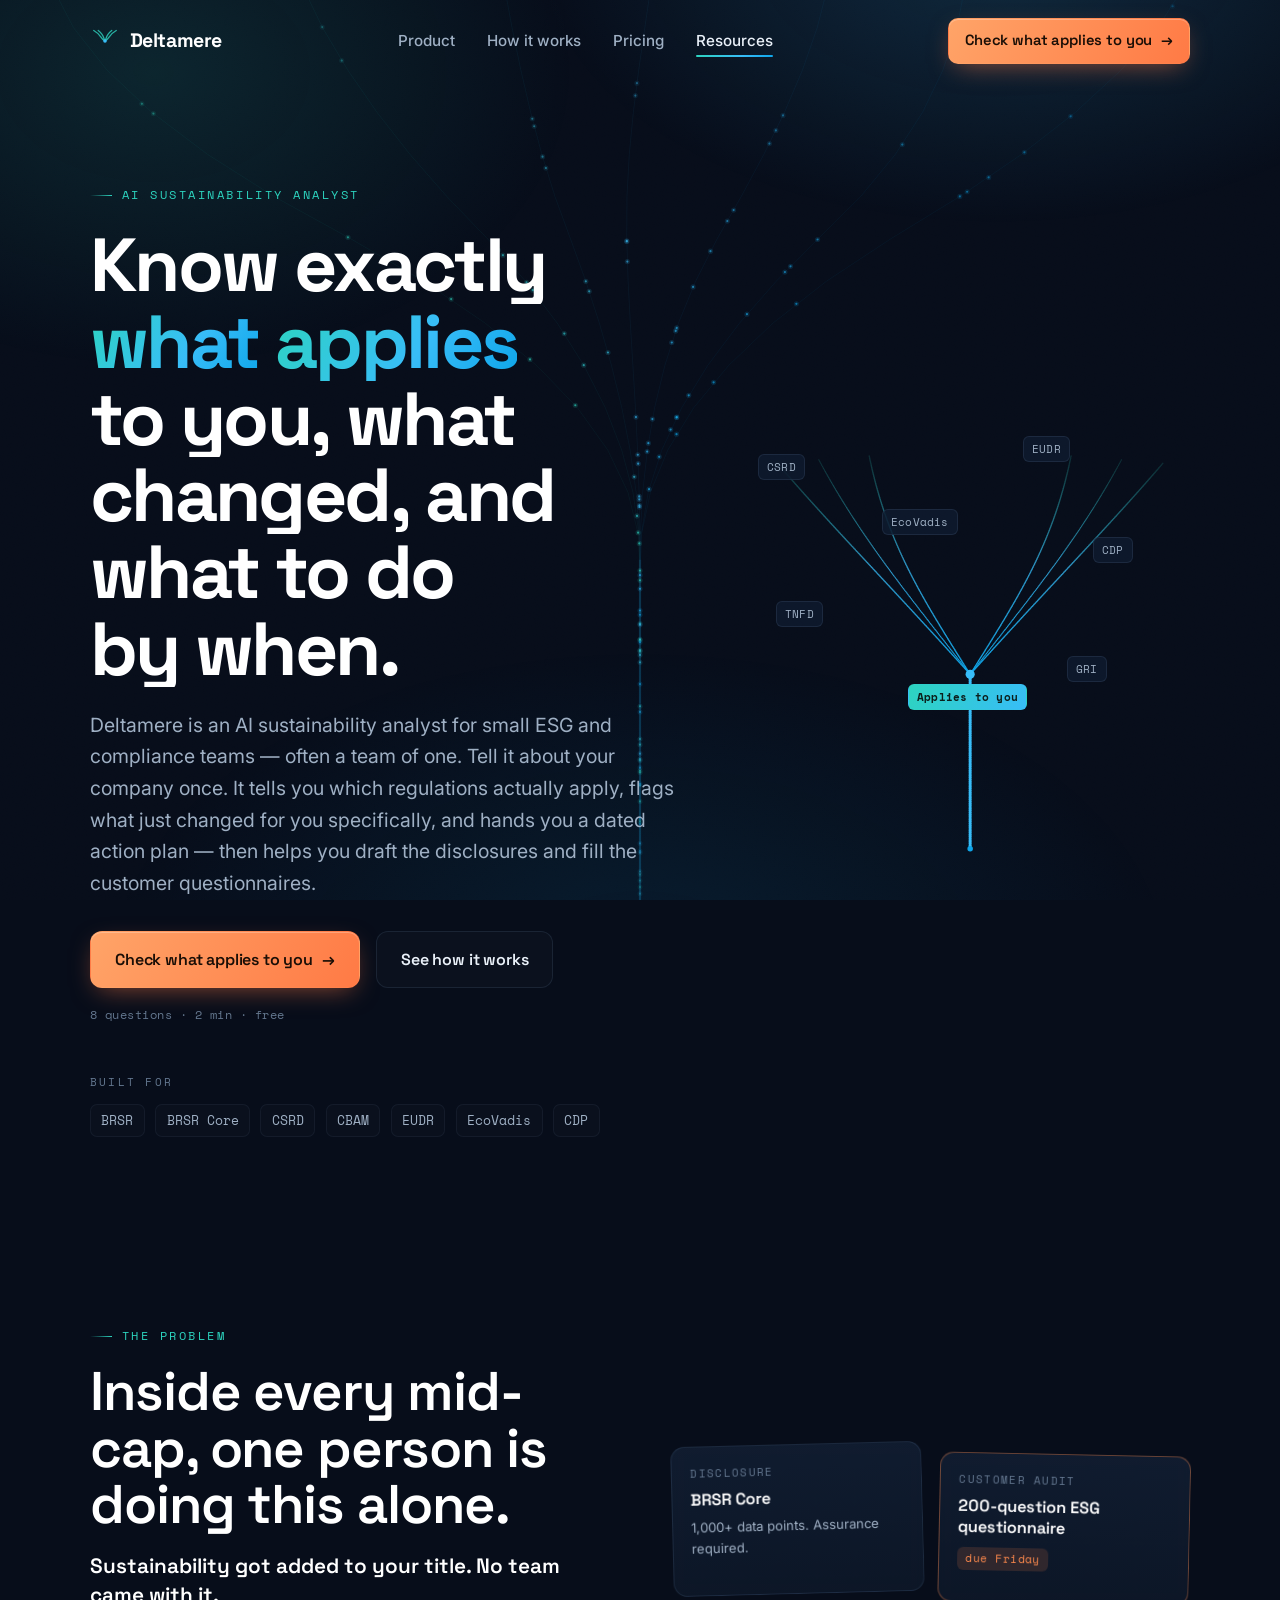
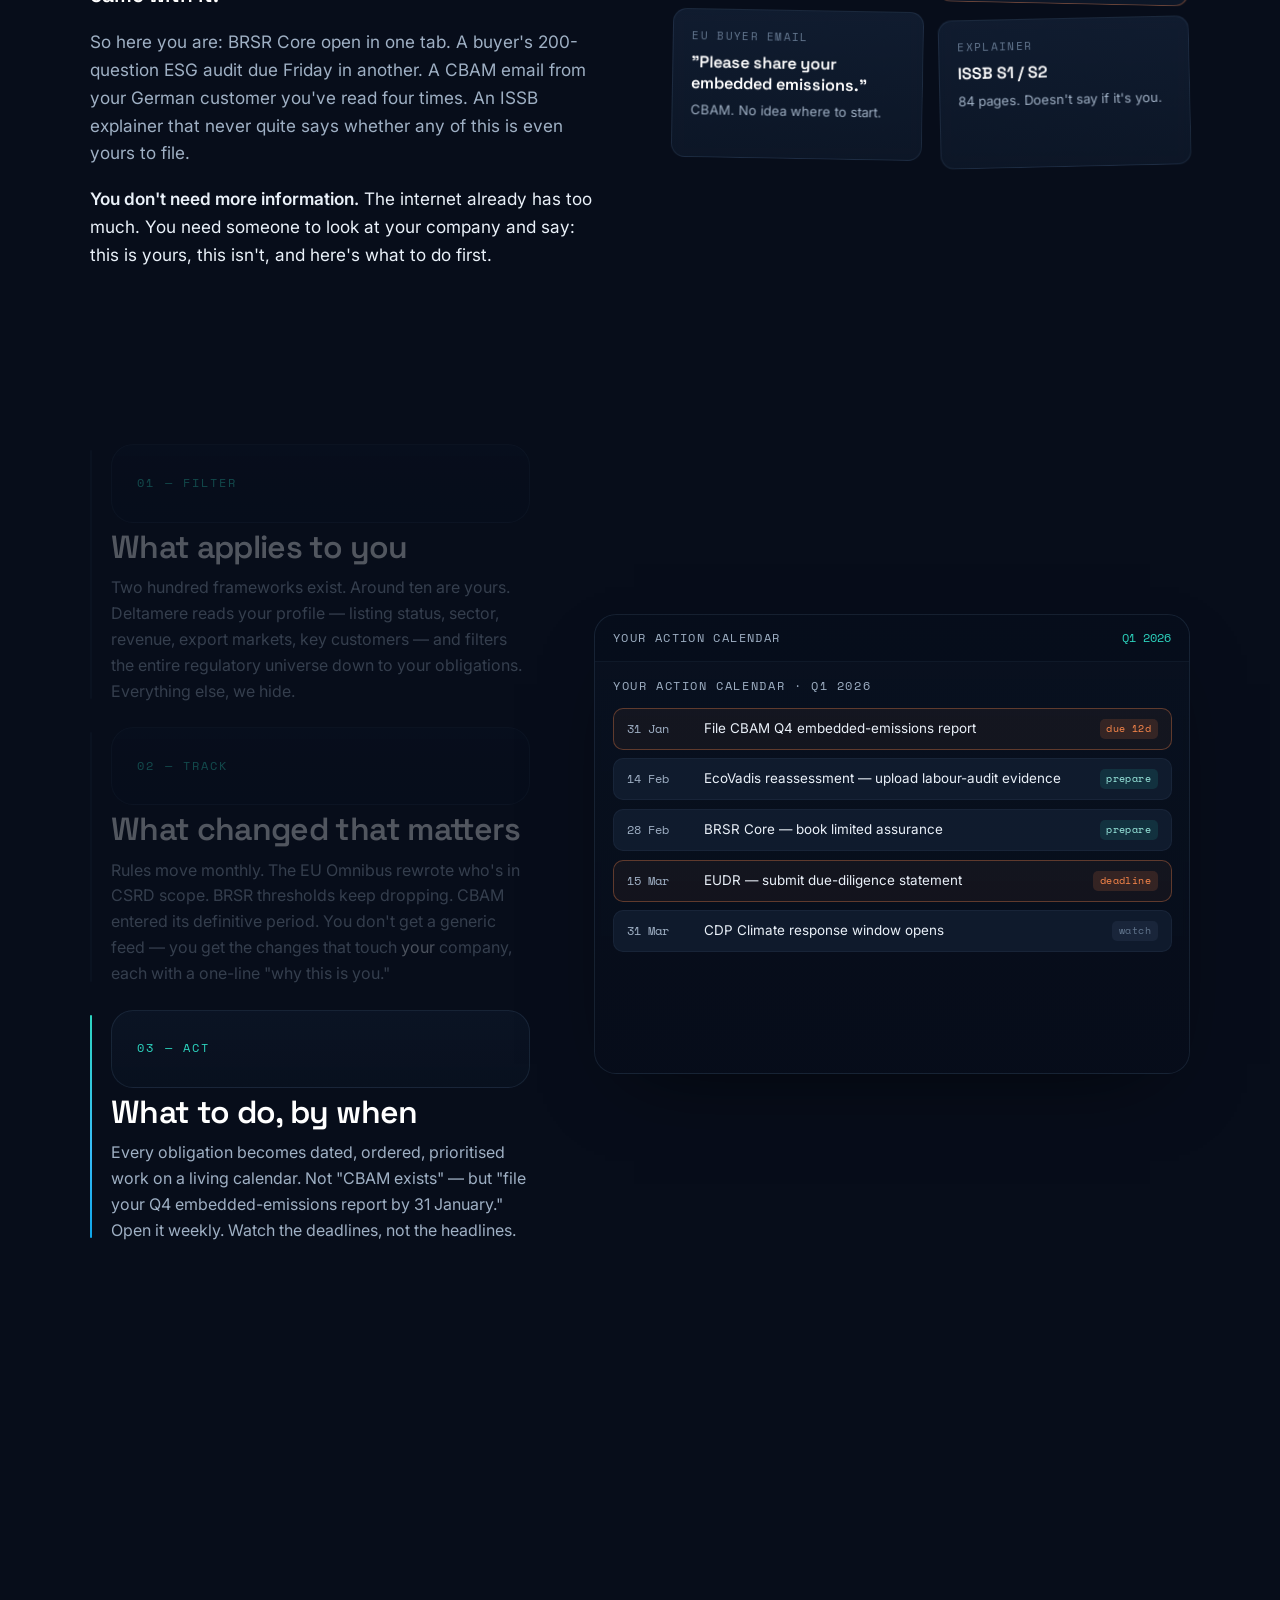
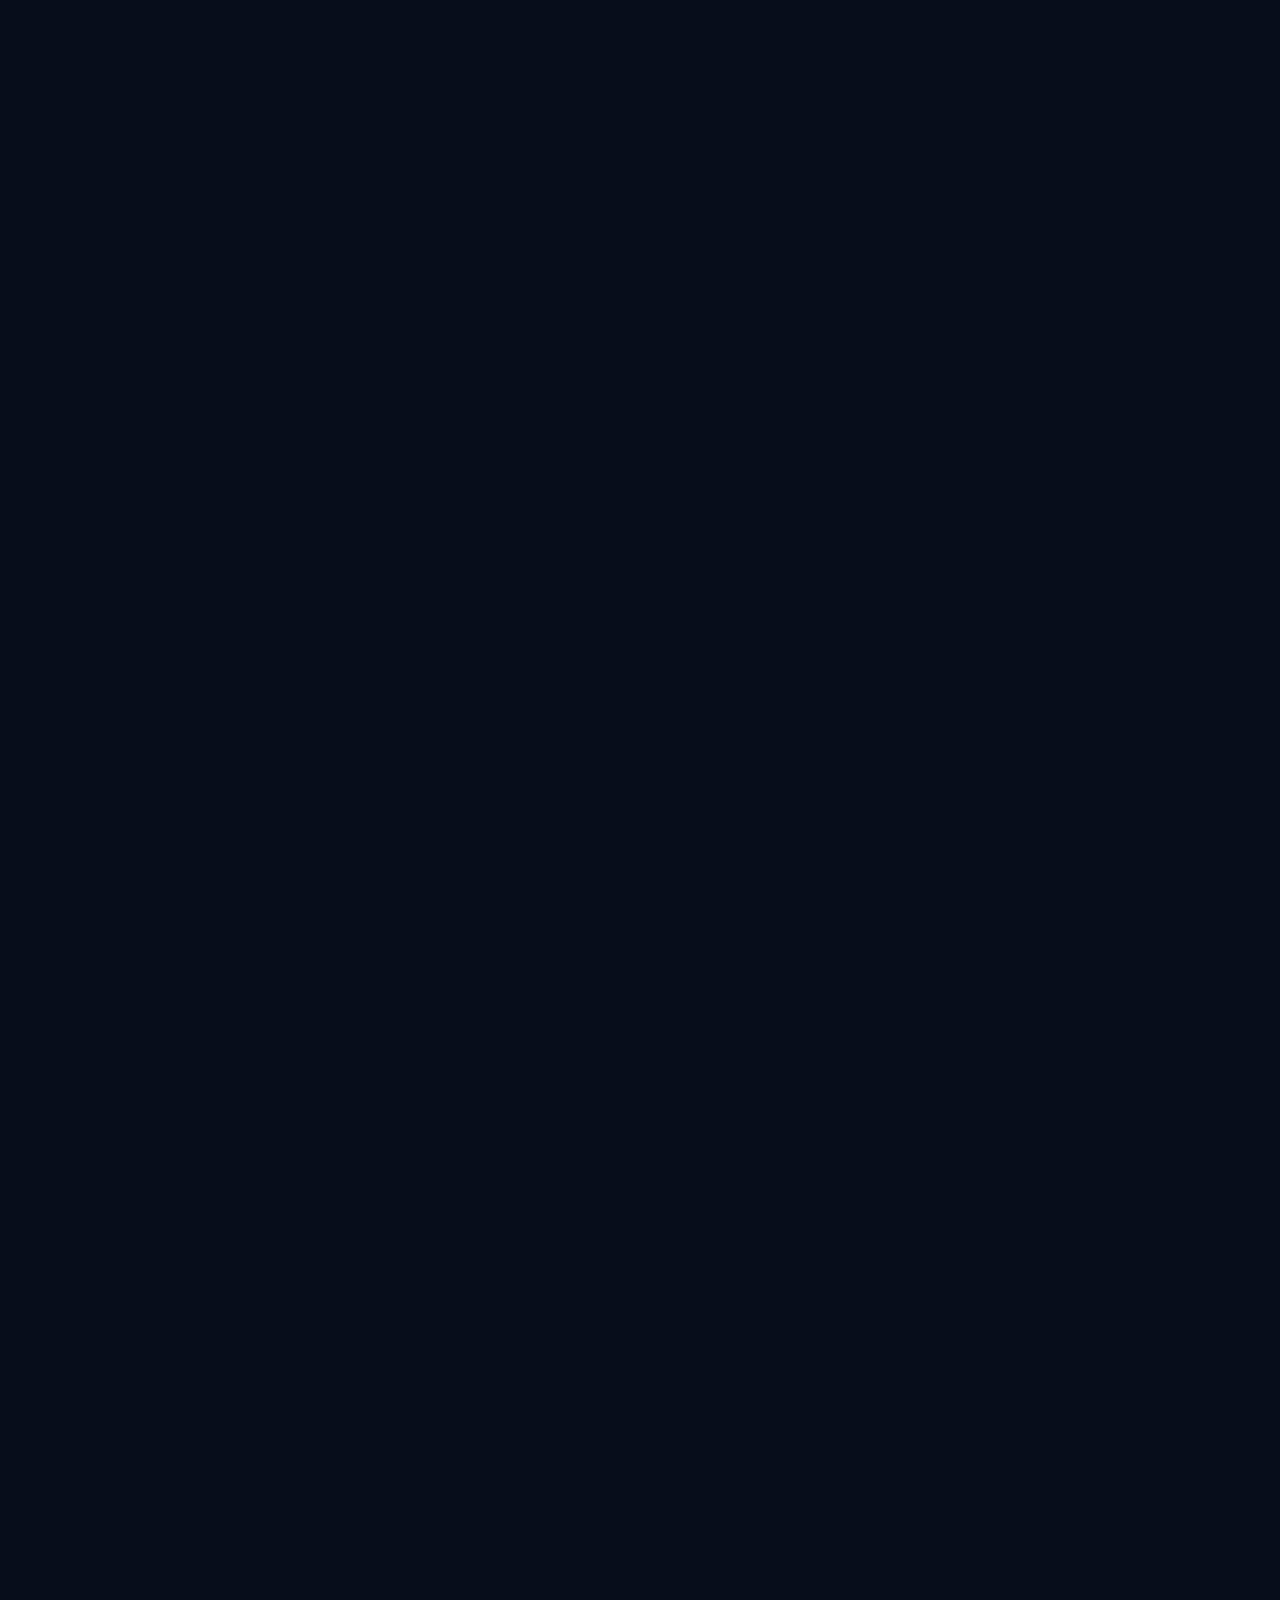
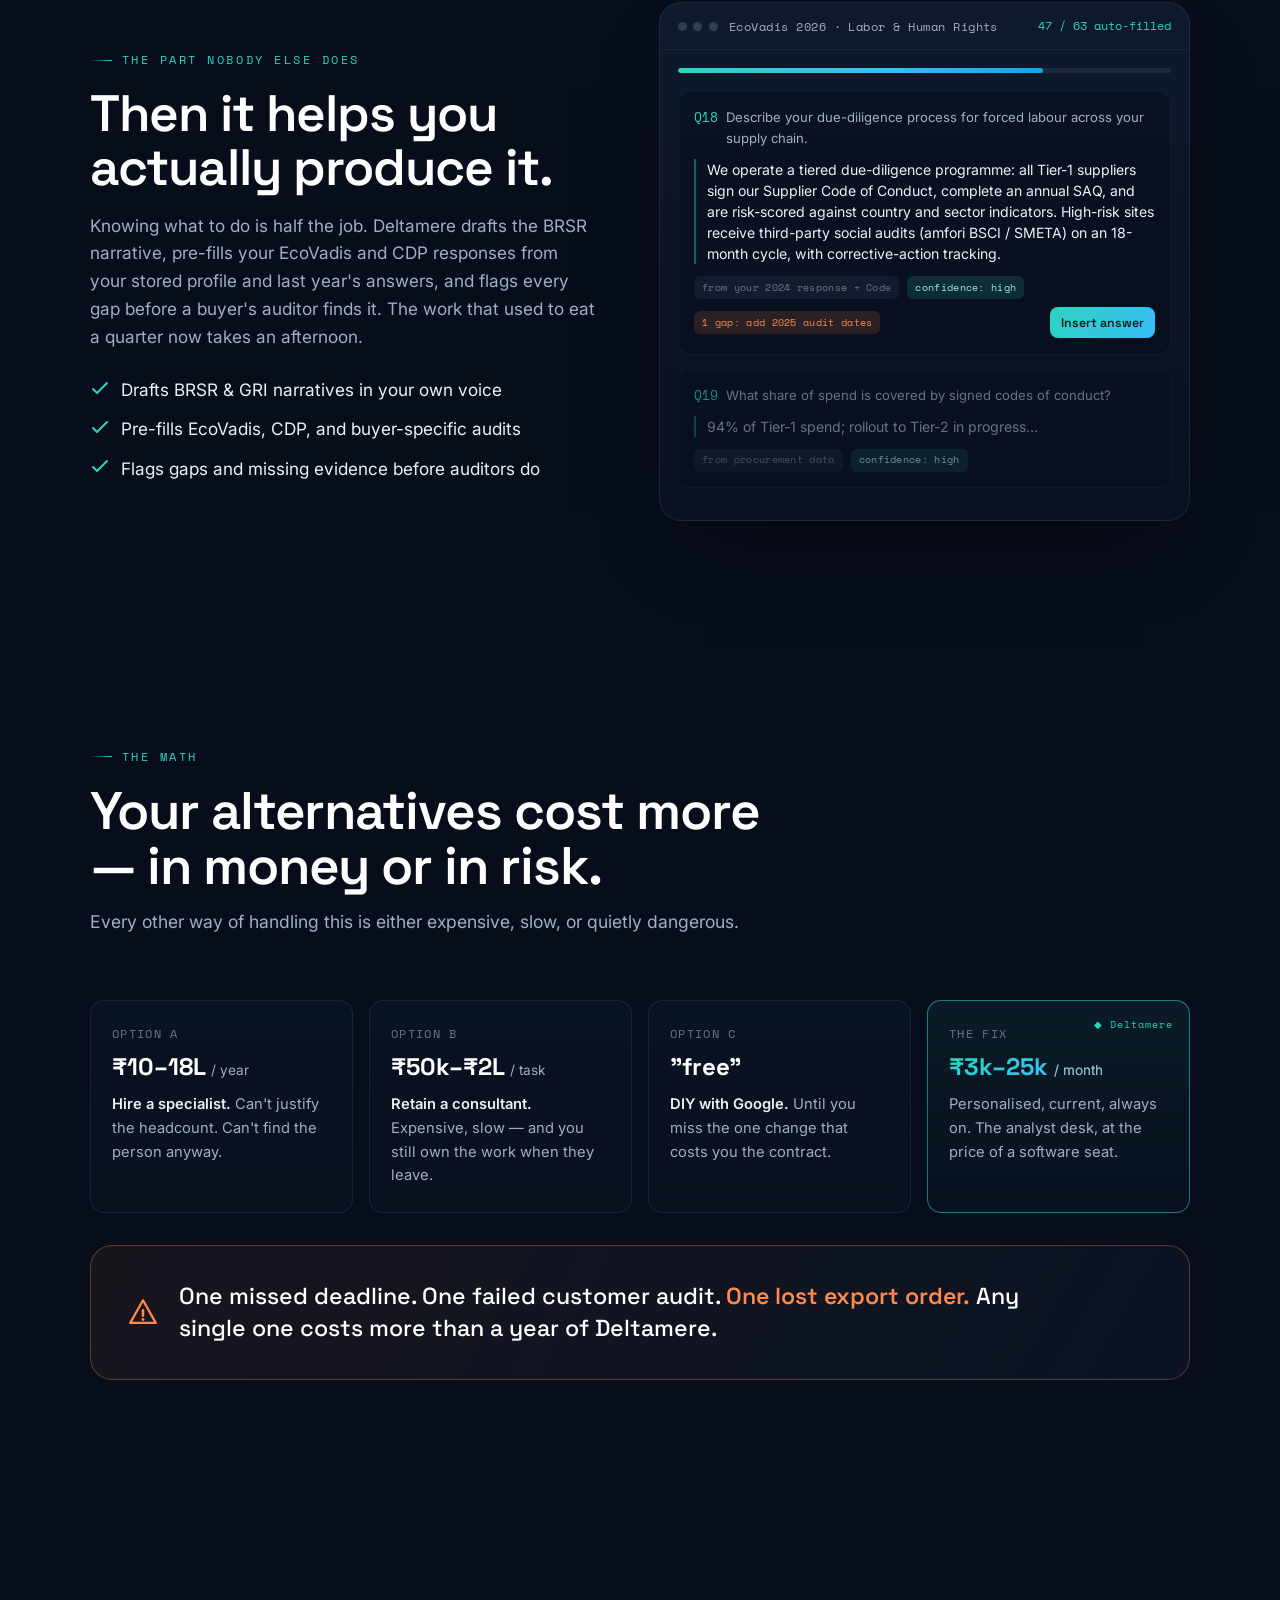
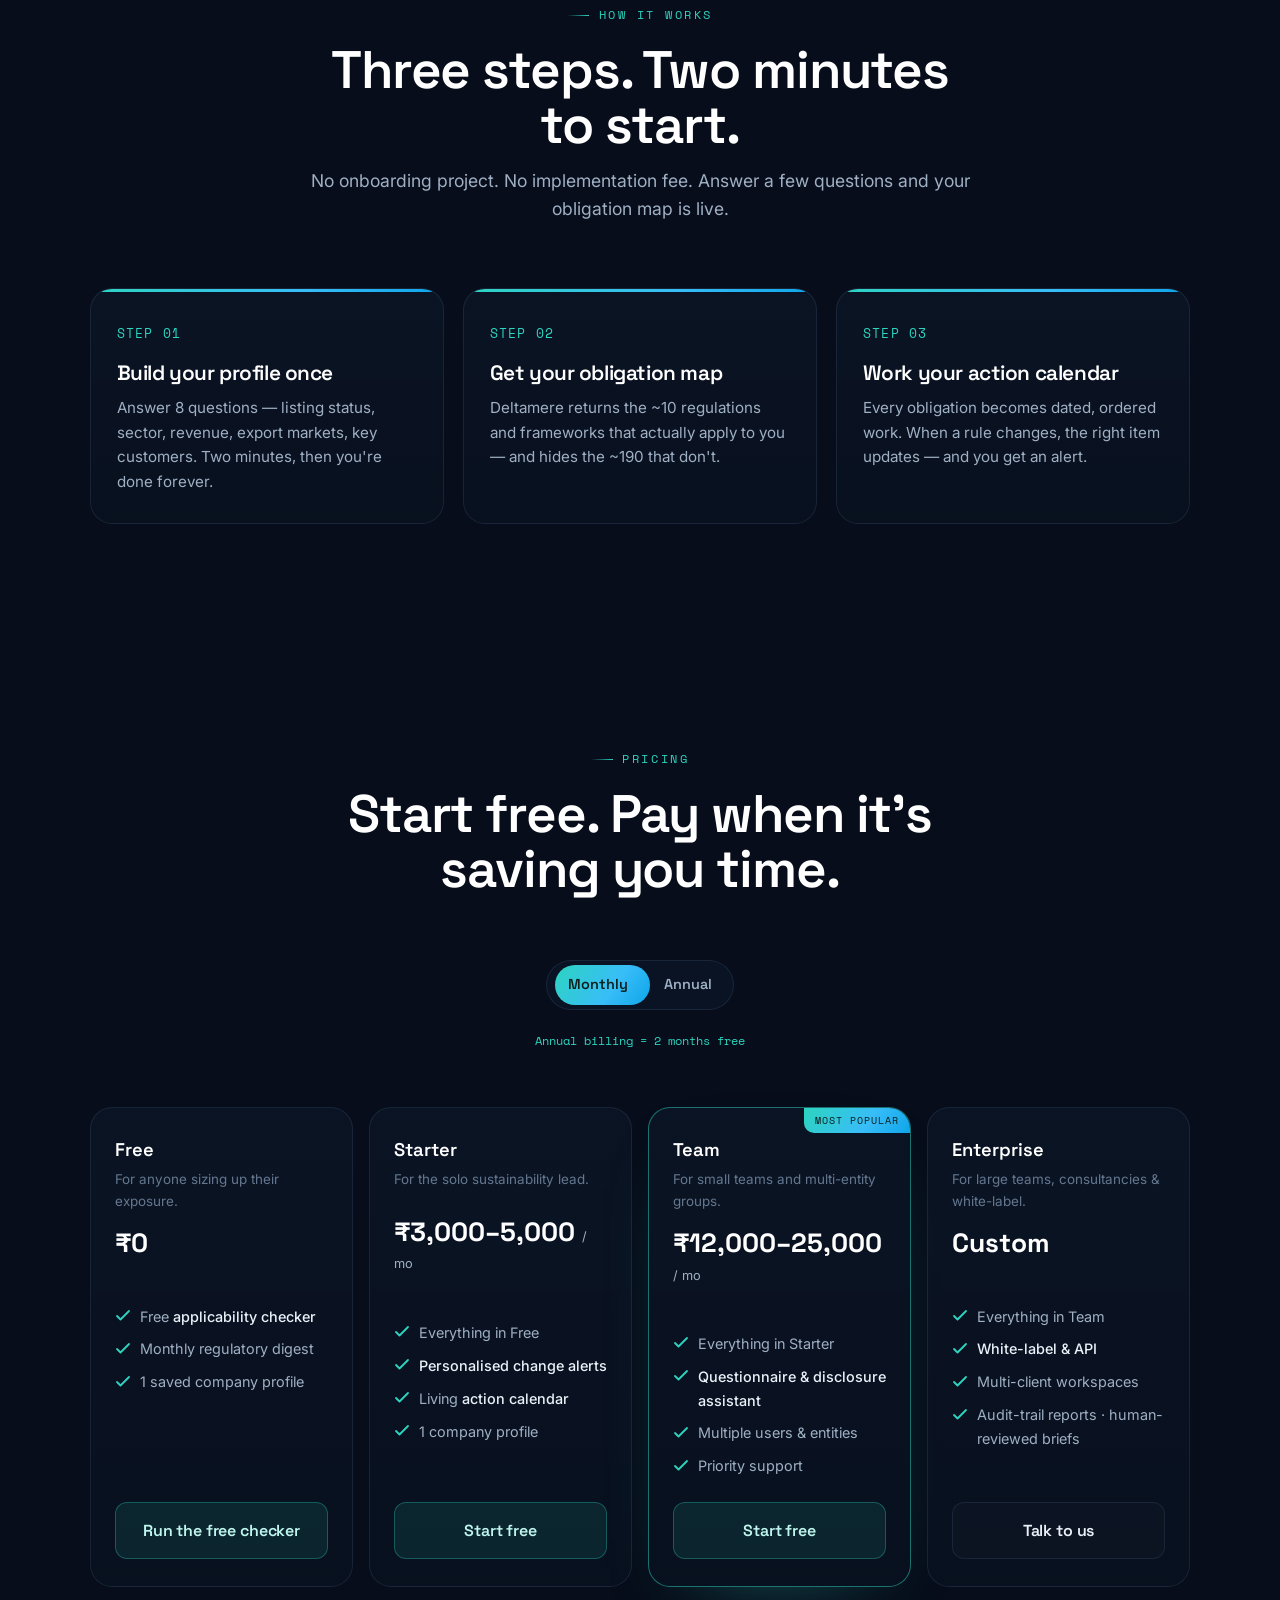
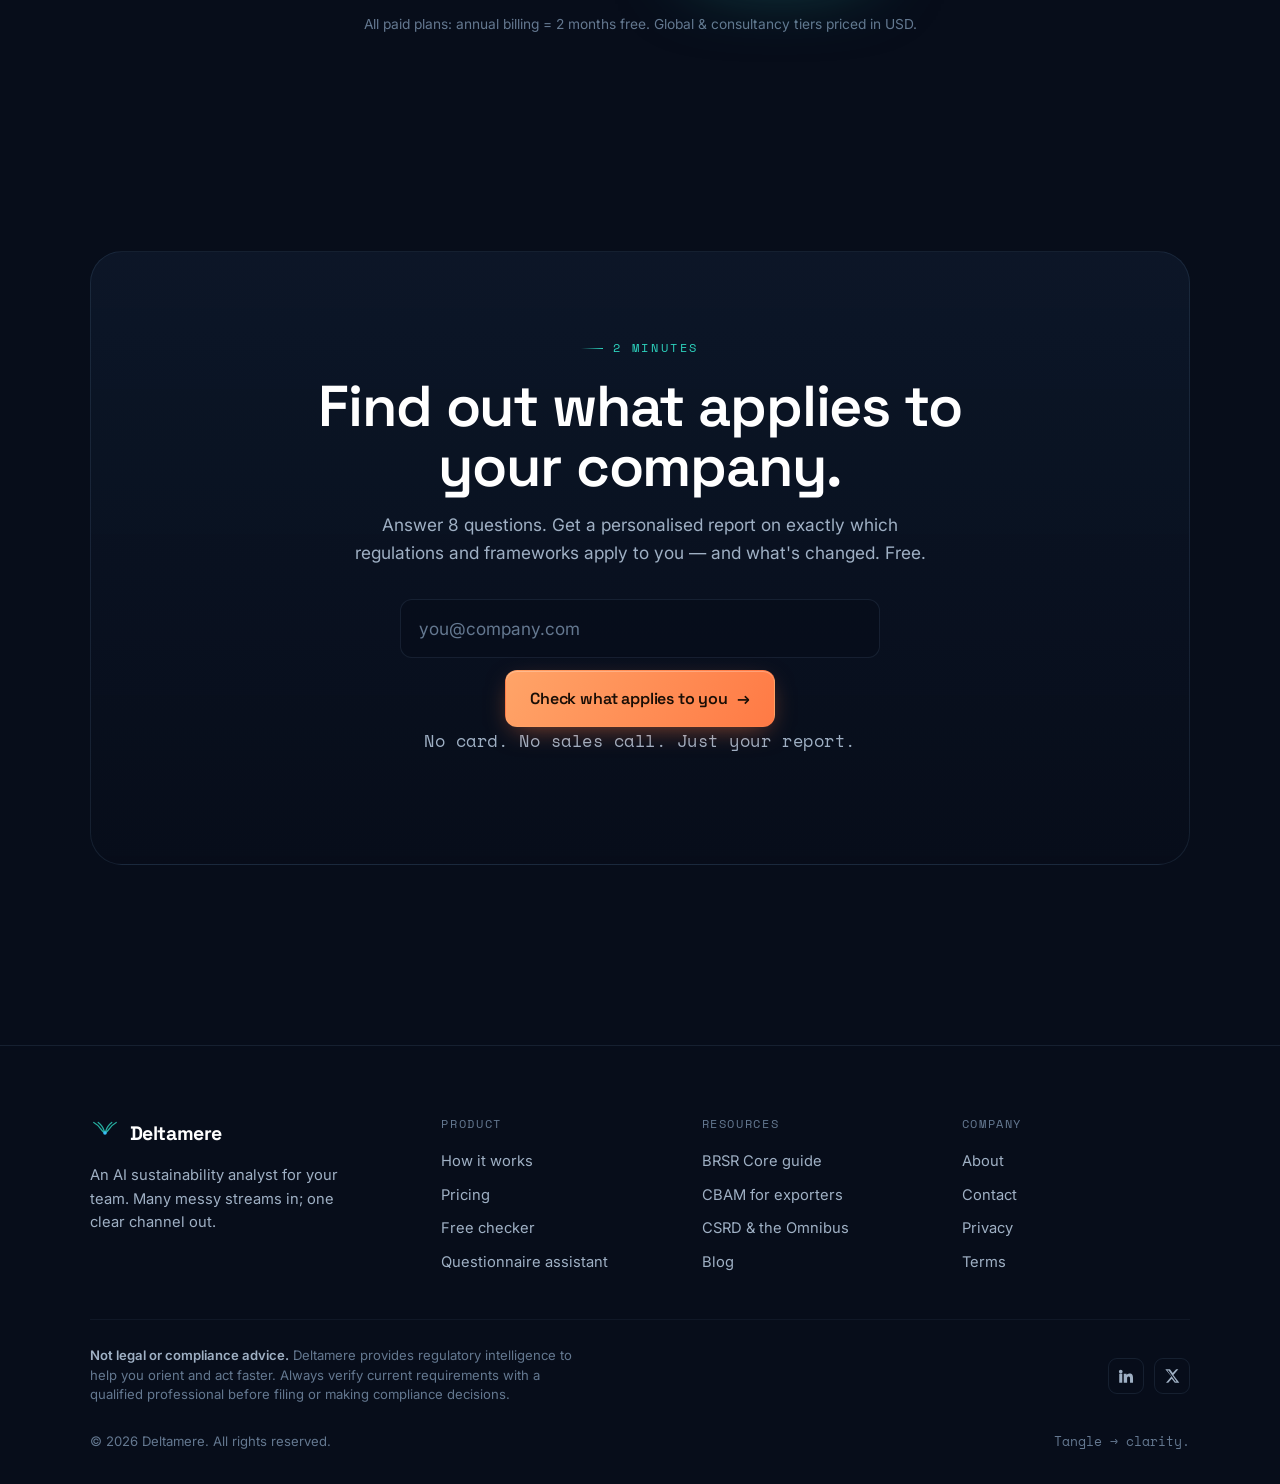
<file: deltamere/index.html>
<!DOCTYPE html>
<html lang="en">
<head>
<meta charset="UTF-8" />
<meta name="viewport" content="width=device-width, initial-scale=1.0" />
<title>Deltamere — An AI sustainability analyst for your team</title>
<meta name="description" content="Know exactly what applies to you, what changed, and what to do by when. Deltamere is an AI sustainability analyst for small ESG and compliance teams — BRSR, CSRD, CBAM, EUDR, EcoVadis." />

<link rel="preconnect" href="https://fonts.googleapis.com" />
<link rel="preconnect" href="https://fonts.gstatic.com" crossorigin />
<link href="https://fonts.googleapis.com/css2?family=Space+Grotesk:wght@400;500;600;700&family=Space+Mono:wght@400;700&family=Inter:wght@400;500;600;700&display=swap" rel="stylesheet" />

<style>
/* =========================================================================
   DELTAMERE — design tokens
   ========================================================================= */
:root{
  --ink:        #070D1A;
  --ink-2:      #0A1322;
  --surface:    #0F1B2E;
  --surface-2:  #15243C;
  --line:       rgba(135,170,210,.12);
  --line-soft:  rgba(135,170,210,.07);

  --teal:       #2DD4BF;
  --aqua:       #38BDF8;
  --aqua-deep:  #0EA5E9;
  --grad:       linear-gradient(125deg, #2DD4BF 0%, #38BDF8 60%, #0EA5E9 100%);

  --signal:     #FF8A4C;      /* amber/coral — alerts & primary CTA ONLY */
  --signal-2:   #FF7233;
  --signal-soft:rgba(255,138,76,.14);

  --text:       #EAF1F9;
  --dim:        #9FB0C4;
  --faint:      #647890;

  --r:   14px;
  --r-lg:22px;
  --maxw:1180px;
  --pad: clamp(1.25rem, 5vw, 2.5rem);
  --sect:clamp(5rem, 12vh, 8.5rem);

  --ease: cubic-bezier(.2,.7,.2,1);
  --ease-out: cubic-bezier(.16,1,.3,1);
}

/* reset / base */
*{box-sizing:border-box;margin:0;padding:0}
html{ -webkit-text-size-adjust:100%; scroll-padding-top:88px; }
@media (prefers-reduced-motion: no-preference){ html{scroll-behavior:smooth} }

body{
  background:var(--ink);
  color:var(--text);
  font-family:'Inter',system-ui,-apple-system,'Segoe UI',Roboto,sans-serif;
  font-size:clamp(1rem,.97rem + .2vw,1.075rem);
  line-height:1.62;
  -webkit-font-smoothing:antialiased;
  text-rendering:optimizeLegibility;
  overflow-x:hidden;
  position:relative;
}
img,svg{display:block;max-width:100%}
a{color:inherit;text-decoration:none}
button{font:inherit;color:inherit;cursor:pointer;background:none;border:none}
input{font:inherit}
::selection{background:rgba(45,212,191,.28);color:#fff}

h1,h2,h3,h4{font-family:'Space Grotesk',sans-serif;font-weight:600;line-height:1.04;letter-spacing:-.02em;color:#fff}
strong{color:var(--text);font-weight:600}
em{font-style:normal;color:var(--text)}

.container{width:100%;max-width:var(--maxw);margin-inline:auto;padding-inline:var(--pad)}
.section{padding-block:var(--sect);position:relative;z-index:2}
.mono{font-family:'Space Mono',ui-monospace,monospace}
.grad-text{background:var(--grad);-webkit-background-clip:text;background-clip:text;color:transparent}
.center{text-align:center}

.eyebrow{font-family:'Space Mono',monospace;font-size:.72rem;letter-spacing:.22em;text-transform:uppercase;color:var(--teal);display:inline-flex;align-items:center;gap:.6rem}
.eyebrow::before{content:"";width:22px;height:1px;background:linear-gradient(90deg,transparent,var(--teal))}

.section-head{max-width:680px;margin-bottom:clamp(2.5rem,5vw,4rem)}
.section-head.center{margin-inline:auto}
.section-head h2{font-size:clamp(2rem,1.3rem + 2.6vw,3.3rem);margin:1.1rem 0 .9rem}
.section-head p{color:var(--dim);font-size:1.1rem;max-width:60ch}
.section-head.center p{margin-inline:auto}
.lede{color:var(--dim)}

/* ambient layers */
.glows,#delta,.grain{position:fixed;inset:0;pointer-events:none;z-index:0}
.glows{
  background:
    radial-gradient(60vw 50vh at 78% -5%, rgba(56,189,248,.16), transparent 60%),
    radial-gradient(55vw 55vh at 12% 8%, rgba(45,212,191,.12), transparent 60%),
    radial-gradient(70vw 60vh at 50% 108%, rgba(14,165,233,.10), transparent 60%);
}
#delta{z-index:0}
.grain{
  z-index:1;opacity:.04;mix-blend-mode:overlay;
  background-image:url("data:image/svg+xml,%3Csvg xmlns='http://www.w3.org/2000/svg' width='160' height='160'%3E%3Cfilter id='n'%3E%3CfeTurbulence type='fractalNoise' baseFrequency='0.9' numOctaves='2' stitchTiles='stitch'/%3E%3C/filter%3E%3Crect width='100%25' height='100%25' filter='url(%23n)'/%3E%3C/svg%3E");
}
.progress{position:fixed;top:0;left:0;height:2px;width:100%;transform-origin:0 50%;transform:scaleX(0);background:var(--grad);z-index:60;box-shadow:0 0 14px rgba(45,212,191,.5)}

/* buttons */
.btn{display:inline-flex;align-items:center;gap:.55rem;padding:.92rem 1.5rem;border-radius:12px;font-family:'Space Grotesk',sans-serif;font-weight:600;font-size:1rem;letter-spacing:-.01em;transition:transform .2s var(--ease-out), box-shadow .25s var(--ease), background .25s, border-color .25s, color .2s;white-space:nowrap;border:1px solid transparent;will-change:transform}
.btn .arrow{transition:transform .25s var(--ease-out)}
.btn:hover .arrow{transform:translateX(4px)}
.btn:focus-visible{outline:2px solid var(--aqua);outline-offset:3px}
.btn-primary{background:linear-gradient(120deg,#FFA468,#FF7A45);color:#1A0E06;box-shadow:0 8px 26px -8px rgba(255,122,69,.55), inset 0 1px 0 rgba(255,255,255,.25)}
.btn-primary:hover{box-shadow:0 14px 40px -10px rgba(255,122,69,.7), inset 0 1px 0 rgba(255,255,255,.3)}
.btn-ghost{background:rgba(255,255,255,.02);color:var(--text);border-color:var(--line);backdrop-filter:blur(4px)}
.btn-ghost:hover{border-color:rgba(135,170,210,.3);background:rgba(255,255,255,.045)}
.btn-teal{background:rgba(45,212,191,.1);color:#bff6ee;border-color:rgba(45,212,191,.32)}
.btn-teal:hover{background:rgba(45,212,191,.16);border-color:rgba(45,212,191,.5)}
.btn-sm{padding:.62rem 1rem;font-size:.92rem;border-radius:10px}
.btn-block{width:100%;justify-content:center}
.note{font-size:.82rem;color:var(--faint)}

/* nav */
.nav{position:fixed;top:0;left:0;width:100%;z-index:50;transition:padding .3s var(--ease), background .3s, border-color .3s, backdrop-filter .3s;padding:1.15rem 0;border-bottom:1px solid transparent}
.nav.scrolled{padding:.6rem 0;background:rgba(8,13,26,.72);backdrop-filter:blur(16px) saturate(140%);border-bottom:1px solid var(--line)}
.nav-inner{display:flex;align-items:center;justify-content:space-between;gap:1.5rem}
.brand{display:flex;align-items:center;gap:.6rem;font-family:'Space Grotesk',sans-serif;font-weight:700;font-size:1.22rem;letter-spacing:-.02em;color:#fff}
.brand .mark{width:30px;height:30px;flex:0 0 auto}
.nav-links{display:flex;align-items:center;gap:.4rem}
.nav-links a{padding:.5rem .8rem;border-radius:9px;color:var(--dim);font-size:.95rem;font-weight:500;transition:color .2s,background .2s;position:relative}
.nav-links a:hover{color:var(--text)}
.nav-links a.active{color:var(--text)}
.nav-links a.active::after{content:"";position:absolute;left:.8rem;right:.8rem;bottom:.28rem;height:2px;border-radius:2px;background:var(--grad)}
.nav-right{display:flex;align-items:center;gap:.7rem}
.nav-toggle{display:none;width:42px;height:42px;border:1px solid var(--line);border-radius:10px;align-items:center;justify-content:center}
.nav-toggle span,.nav-toggle span::before,.nav-toggle span::after{content:"";display:block;width:18px;height:2px;background:var(--text);border-radius:2px;transition:transform .3s var(--ease),opacity .2s;position:relative}
.nav-toggle span::before{position:absolute;top:-6px}
.nav-toggle span::after{position:absolute;top:6px}
.nav.open .nav-toggle span{background:transparent}
.nav.open .nav-toggle span::before{transform:translateY(6px) rotate(45deg)}
.nav.open .nav-toggle span::after{transform:translateY(-6px) rotate(-45deg)}
.mobile-menu{display:none}

/* hero */
.hero{position:relative;z-index:2;padding-top:clamp(8rem,20vh,11rem);padding-bottom:clamp(4rem,8vh,7rem);overflow:hidden}
.hero-grid{display:grid;grid-template-columns:1.15fr .85fr;gap:clamp(2rem,5vw,4rem);align-items:center}
@media (max-width:900px){.hero-grid{grid-template-columns:1fr}}
.hero h1{font-size:clamp(2.5rem,1.1rem + 5.4vw,4.7rem);font-weight:700;line-height:1.02;letter-spacing:-.035em;margin:1.4rem 0 1.4rem}
.hero h1 .word{display:inline-block;overflow:hidden;vertical-align:top}
.hero h1 .word > span{display:inline-block;transform:translateY(110%);opacity:0}
.ready .hero h1 .word > span{animation:rise .9s var(--ease-out) forwards;animation-delay:calc(var(--i) * .055s + .15s)}
@keyframes rise{to{transform:translateY(0);opacity:1}}
.hero-sub{color:var(--dim);font-size:clamp(1.05rem,1rem + .4vw,1.22rem);max-width:54ch;opacity:0;transform:translateY(14px)}
.ready .hero-sub{animation:fadeUp .8s var(--ease-out) .65s forwards}
.hero-cta{display:flex;align-items:center;gap:1rem;flex-wrap:wrap;margin-top:2rem;opacity:0;transform:translateY(14px)}
.ready .hero-cta{animation:fadeUp .8s var(--ease-out) .82s forwards}
.hero-cta .micro{font-family:'Space Mono',monospace;font-size:.78rem;color:var(--faint);letter-spacing:.04em}
@keyframes fadeUp{to{opacity:1;transform:none}}
.trust{margin-top:3rem;opacity:0;transform:translateY(14px)}
.ready .trust{animation:fadeUp .8s var(--ease-out) 1s forwards}
.trust-label{font-family:'Space Mono',monospace;font-size:.7rem;letter-spacing:.2em;text-transform:uppercase;color:var(--faint);margin-bottom:.8rem}
.trust-row{display:flex;flex-wrap:wrap;gap:.5rem .65rem;align-items:center}
.trust-row span{font-family:'Space Mono',monospace;font-size:.82rem;color:var(--dim);padding:.3rem .65rem;border:1px solid var(--line-soft);border-radius:7px;background:rgba(255,255,255,.015)}

/* hero visual */
.hero-vis{position:relative;height:clamp(320px,42vw,460px);opacity:0}
.ready .hero-vis{animation:fadeIn 1.2s ease .3s forwards}
@keyframes fadeIn{to{opacity:1}}
.hero-vis svg{width:100%;height:100%;overflow:visible}
.stream{fill:none;stroke-linecap:round;stroke-dasharray:1;stroke-dashoffset:1}
.ready .stream{animation:draw 1.8s var(--ease-out) forwards;animation-delay:calc(.4s + var(--s) * .12s)}
@keyframes draw{to{stroke-dashoffset:0}}
.hero-vis .pulse{transform-box:fill-box;transform-origin:center}
.ready .hero-vis .pulse{animation:pulseDot 2.6s ease-in-out infinite;animation-delay:2s}
@keyframes pulseDot{0%,100%{opacity:.5}50%{opacity:1}}
.vis-chip{position:absolute;font-family:'Space Mono',monospace;font-size:.66rem;letter-spacing:.02em;padding:.22rem .5rem;border-radius:6px;background:rgba(15,27,46,.85);border:1px solid var(--line);color:var(--dim);white-space:nowrap;opacity:0;backdrop-filter:blur(3px)}
.ready .vis-chip{animation:chipIn .6s var(--ease-out) forwards;animation-delay:calc(1.6s + var(--i) * .12s)}
.vis-chip.hot{color:#0c1f1b;background:linear-gradient(120deg,#2DD4BF,#38BDF8);border-color:transparent;font-weight:700}
@keyframes chipIn{from{opacity:0;transform:translateY(8px) scale(.9)}to{opacity:1;transform:none}}

/* problem */
.problem .grid{display:grid;grid-template-columns:1fr 1fr;gap:clamp(2rem,5vw,4.5rem);align-items:center}
@media (max-width:840px){.problem .grid{grid-template-columns:1fr}}
.problem h2{font-size:clamp(2rem,1.3rem + 2.8vw,3.4rem);margin:1.1rem 0 1.2rem}
.problem .big{color:#fff;font-weight:600;font-family:'Space Grotesk',sans-serif;font-size:1.3rem;line-height:1.4;margin-bottom:1.1rem}
.problem p{color:var(--dim);margin-bottom:1.1rem}
.problem .kicker{color:var(--text)}
.stressors{position:relative;display:grid;grid-template-columns:1fr 1fr;gap:1rem}
.stress{border:1px solid var(--line);border-radius:var(--r);padding:1.1rem 1.15rem;background:linear-gradient(180deg,rgba(21,36,60,.6),rgba(15,27,46,.6));position:relative;backdrop-filter:blur(6px);transition:transform .4s var(--ease),border-color .3s}
.stress:nth-child(1){transform:rotate(-1.5deg)}
.stress:nth-child(2){transform:rotate(1.2deg) translateY(10px)}
.stress:nth-child(3){transform:rotate(1deg)}
.stress:nth-child(4){transform:rotate(-1.3deg) translateY(8px)}
.stress:hover{transform:rotate(0) translateY(-3px);border-color:rgba(135,170,210,.28)}
.stress .tag{font-family:'Space Mono',monospace;font-size:.68rem;letter-spacing:.12em;text-transform:uppercase;color:var(--faint);margin-bottom:.5rem;display:block}
.stress .title{font-family:'Space Grotesk',sans-serif;font-weight:600;color:#fff;font-size:1.02rem;line-height:1.25}
.stress.urgent{border-color:rgba(255,138,76,.4)}
.stress.urgent .due{display:inline-block;margin-top:.6rem;font-family:'Space Mono',monospace;font-size:.7rem;color:var(--signal);background:var(--signal-soft);padding:.18rem .5rem;border-radius:6px;letter-spacing:.04em}

/* scrollytelling */
.scrolly{position:relative;height:300vh}
.scrolly-stage{position:sticky;top:0;height:100vh;display:flex;align-items:center;overflow:hidden}
.scrolly-cols{display:grid;grid-template-columns:.85fr 1.15fr;gap:clamp(2rem,5vw,4.5rem);align-items:center;width:100%}
@media (max-width:920px){.scrolly{height:340vh}.scrolly-cols{grid-template-columns:1fr;gap:1.5rem}}
.caps{display:flex;flex-direction:column;gap:1.4rem}
@media (max-width:920px){.caps{gap:.6rem;order:2}}
.cap{opacity:.3;transition:opacity .45s var(--ease),transform .45s var(--ease);position:relative;padding-left:1.3rem}
.cap::before{content:"";position:absolute;left:0;top:.35rem;bottom:.35rem;width:2px;border-radius:2px;background:var(--line);transition:background .4s}
.cap.active{opacity:1}
.cap.active::before{background:var(--grad)}
.cap .step{font-family:'Space Mono',monospace;font-size:.72rem;letter-spacing:.18em;text-transform:uppercase;color:var(--teal);display:block;margin-bottom:.5rem}
.cap h3{font-size:clamp(1.4rem,1rem + 1.6vw,2rem);margin-bottom:.7rem}
.cap p{color:var(--dim);font-size:1rem;max-width:42ch}
@media (max-width:920px){.cap p{max-width:none;display:none}.cap.active p{display:block}.cap h3{font-size:1.25rem;margin-bottom:0}}
.stage-vis{position:relative;height:min(60vh,460px);border:1px solid var(--line);border-radius:var(--r-lg);overflow:hidden;background:linear-gradient(180deg,rgba(10,19,34,.7),rgba(7,13,26,.8));box-shadow:0 30px 80px -40px rgba(0,0,0,.7);backdrop-filter:blur(4px)}
.stage-vis .vis-head{position:absolute;top:0;left:0;right:0;z-index:5;display:flex;align-items:center;justify-content:space-between;padding:.85rem 1.1rem;border-bottom:1px solid var(--line-soft);background:rgba(7,13,26,.55)}
.vis-head .t{font-family:'Space Mono',monospace;font-size:.72rem;letter-spacing:.12em;text-transform:uppercase;color:var(--dim)}
.vis-head .count{font-family:'Space Mono',monospace;font-size:.72rem;color:var(--teal)}
#chipField{position:absolute;inset:0;top:46px}
.chip{position:absolute;left:0;top:0;font-family:'Space Mono',monospace;font-size:.66rem;letter-spacing:.01em;padding:.2rem .48rem;border-radius:6px;white-space:nowrap;background:rgba(20,33,54,.9);border:1px solid var(--line-soft);color:var(--faint);will-change:transform,opacity}
.chip.on{color:#dffaf5;background:rgba(45,212,191,.12);border-color:rgba(45,212,191,.38)}
.chip.changed{color:var(--signal);background:var(--signal-soft);border-color:rgba(255,138,76,.5)}
.chip.changed::after{content:" ● changed";font-size:.56rem;opacity:.9}
.calendar{position:absolute;inset:46px 0 0 0;padding:1rem 1.1rem;opacity:0;pointer-events:none;display:flex;flex-direction:column;gap:.55rem}
.cal-month{font-family:'Space Mono',monospace;font-size:.72rem;letter-spacing:.14em;text-transform:uppercase;color:var(--dim);margin-bottom:.2rem}
.cal-row{display:flex;align-items:center;gap:.85rem;padding:.6rem .8rem;border-radius:10px;background:rgba(20,33,54,.7);border:1px solid var(--line-soft);opacity:0;transform:translateY(12px);will-change:transform,opacity}
.cal-row .date{font-family:'Space Mono',monospace;font-size:.74rem;color:var(--dim);flex:0 0 auto;width:64px}
.cal-row .what{font-size:.84rem;color:var(--text);flex:1;line-height:1.3}
.cal-row .tag{font-family:'Space Mono',monospace;font-size:.6rem;letter-spacing:.04em;padding:.16rem .42rem;border-radius:5px;flex:0 0 auto}
.tag-watch{color:var(--faint);background:rgba(135,170,210,.08)}
.tag-prep{color:#9ff0e4;background:rgba(45,212,191,.12)}
.tag-due{color:var(--signal);background:var(--signal-soft)}
.cal-row.deadline{border-color:rgba(255,138,76,.32);background:rgba(255,138,76,.05)}
.applies-static{display:none}

/* assistant */
.assistant .grid{display:grid;grid-template-columns:1fr 1.05fr;gap:clamp(2rem,5vw,4rem);align-items:center}
@media (max-width:900px){.assistant .grid{grid-template-columns:1fr}}
.assistant h2{font-size:clamp(2rem,1.3rem + 2.6vw,3.2rem);margin:1.1rem 0 1.1rem}
.assistant p.lede{color:var(--dim);margin-bottom:1.6rem;max-width:48ch}
.feat-row{display:flex;flex-direction:column;gap:.7rem}
.feat{display:flex;align-items:flex-start;gap:.7rem;color:var(--text)}
.feat svg{flex:0 0 auto;margin-top:.15rem}
.mock{border:1px solid var(--line);border-radius:var(--r-lg);overflow:hidden;background:linear-gradient(180deg,rgba(15,27,46,.92),rgba(10,19,34,.95));box-shadow:0 40px 90px -45px rgba(0,0,0,.8)}
.mock-bar{display:flex;align-items:center;gap:.7rem;padding:.85rem 1.1rem;border-bottom:1px solid var(--line-soft)}
.mock-bar .dots{display:flex;gap:.4rem}
.mock-bar .dots i{width:9px;height:9px;border-radius:50%;background:rgba(135,170,210,.25)}
.mock-bar .title{font-family:'Space Mono',monospace;font-size:.74rem;color:var(--dim);letter-spacing:.04em}
.mock-bar .prog{margin-left:auto;font-family:'Space Mono',monospace;font-size:.72rem;color:var(--teal)}
.mock-body{padding:1.1rem}
.mock-progbar{height:5px;border-radius:4px;background:rgba(135,170,210,.12);margin-bottom:1.1rem;overflow:hidden}
.mock-progbar i{display:block;height:100%;width:0;border-radius:4px;background:var(--grad);transition:width 1.4s var(--ease)}
.q-card{border:1px solid var(--line-soft);border-radius:12px;padding:.95rem;background:rgba(7,13,26,.5);margin-bottom:.9rem}
.q-card .q{font-size:.82rem;color:var(--dim);margin-bottom:.6rem;display:flex;gap:.5rem}
.q-card .q .num{font-family:'Space Mono',monospace;color:var(--teal)}
.q-card .a{font-size:.88rem;color:var(--text);line-height:1.5;border-left:2px solid rgba(45,212,191,.4);padding-left:.7rem}
.q-foot{display:flex;align-items:center;gap:.5rem;flex-wrap:wrap;margin-top:.75rem}
.pill{font-family:'Space Mono',monospace;font-size:.64rem;letter-spacing:.03em;padding:.2rem .5rem;border-radius:6px}
.pill-src{color:var(--faint);background:rgba(135,170,210,.08)}
.pill-conf{color:#9ff0e4;background:rgba(45,212,191,.14)}
.pill-gap{color:var(--signal);background:var(--signal-soft)}
.q-foot .insert{margin-left:auto;font-family:'Space Grotesk',sans-serif;font-weight:600;font-size:.78rem;color:#0c1f1b;background:linear-gradient(120deg,#2DD4BF,#38BDF8);padding:.34rem .7rem;border-radius:8px}
.q-card.dim{opacity:.6}
.q-card.dim .a{color:var(--dim)}

/* compare */
.compare-grid{display:grid;grid-template-columns:repeat(4,1fr);gap:1rem;margin-top:1rem}
@media (max-width:960px){.compare-grid{grid-template-columns:1fr 1fr}}
@media (max-width:560px){.compare-grid{grid-template-columns:1fr}}
.opt{border:1px solid var(--line);border-radius:var(--r);padding:1.5rem 1.3rem;background:linear-gradient(180deg,rgba(15,27,46,.45),rgba(10,19,34,.55));display:flex;flex-direction:column;gap:.6rem;position:relative;overflow:hidden;transition:transform .35s var(--ease),border-color .3s}
.opt::before{content:"";position:absolute;inset:0;background:radial-gradient(180px 120px at var(--mx,50%) var(--my,0%),rgba(45,212,191,.1),transparent 70%);opacity:0;transition:opacity .3s;pointer-events:none}
.opt:hover::before{opacity:1}
.opt:hover{transform:translateY(-4px)}
.opt .label{font-family:'Space Mono',monospace;font-size:.72rem;letter-spacing:.12em;text-transform:uppercase;color:var(--faint)}
.opt .price{font-family:'Space Grotesk',sans-serif;font-weight:700;font-size:1.5rem;color:#fff;line-height:1.1}
.opt .price span{font-size:.85rem;font-weight:400;color:var(--dim);font-family:'Inter',sans-serif}
.opt .desc{color:var(--dim);font-size:.92rem;margin-top:.2rem}
.opt.win{border-color:rgba(45,212,191,.55);background:linear-gradient(180deg,rgba(45,212,191,.08),rgba(10,19,34,.6))}
.opt.win .price{background:var(--grad);-webkit-background-clip:text;background-clip:text;color:transparent}
.opt.win .crown{position:absolute;top:1rem;right:1rem;font-family:'Space Mono',monospace;font-size:.62rem;letter-spacing:.1em;color:var(--teal)}
.asym{margin-top:2rem;border:1px solid rgba(255,138,76,.32);border-radius:var(--r-lg);padding:clamp(1.4rem,3vw,2.2rem);background:linear-gradient(120deg,rgba(255,138,76,.07),rgba(15,27,46,.5));display:flex;align-items:center;gap:1.2rem;flex-wrap:wrap}
.asym .ico{flex:0 0 auto;color:var(--signal)}
.asym p{font-family:'Space Grotesk',sans-serif;font-weight:500;font-size:clamp(1.05rem,1rem + .7vw,1.45rem);color:#fff;line-height:1.35;max-width:60ch}
.asym p b{color:var(--signal);font-weight:600}

/* how */
.how-grid{display:grid;grid-template-columns:repeat(3,1fr);gap:1.2rem}
@media (max-width:820px){.how-grid{grid-template-columns:1fr}}
.step{border:1px solid var(--line);border-radius:var(--r-lg);padding:1.8rem 1.6rem;position:relative;overflow:hidden;background:linear-gradient(180deg,rgba(15,27,46,.5),rgba(10,19,34,.6))}
.step .n{font-family:'Space Mono',monospace;font-size:.8rem;color:var(--teal);letter-spacing:.1em}
.step h3{font-size:1.3rem;margin:1.1rem 0 .7rem}
.step p{color:var(--dim);font-size:.95rem}
.step .bar{position:absolute;left:0;top:0;height:3px;width:0;background:var(--grad);transition:width 1s var(--ease)}
.step.in .bar{width:100%}

/* pricing */
.pricing-top{display:flex;flex-direction:column;align-items:center;gap:1.4rem;margin-bottom:clamp(2.5rem,5vw,3.5rem)}
.toggle{display:inline-flex;border:1px solid var(--line);border-radius:999px;padding:.25rem;background:rgba(15,27,46,.5);position:relative}
.toggle button{padding:.5rem 1.1rem;border-radius:999px;font-size:.9rem;font-weight:600;color:var(--dim);font-family:'Space Grotesk',sans-serif;position:relative;z-index:2;transition:color .25s}
.toggle button.active{color:#0c1f1b}
.toggle .knob{position:absolute;z-index:1;top:.25rem;bottom:.25rem;border-radius:999px;background:var(--grad);transition:transform .35s var(--ease),width .35s var(--ease)}
.save-tag{font-family:'Space Mono',monospace;font-size:.72rem;color:var(--teal)}
.price-grid{display:grid;grid-template-columns:repeat(4,1fr);gap:1rem;align-items:stretch}
@media (max-width:1040px){.price-grid{grid-template-columns:1fr 1fr}}
@media (max-width:560px){.price-grid{grid-template-columns:1fr}}
.plan{border:1px solid var(--line);border-radius:var(--r-lg);padding:1.7rem 1.5rem;display:flex;flex-direction:column;background:linear-gradient(180deg,rgba(15,27,46,.5),rgba(10,19,34,.6));position:relative;overflow:hidden;transition:transform .35s var(--ease),border-color .3s}
.plan::before{content:"";position:absolute;inset:0;background:radial-gradient(220px 160px at var(--mx,50%) var(--my,0%),rgba(56,189,248,.1),transparent 70%);opacity:0;transition:opacity .3s;pointer-events:none}
.plan:hover::before{opacity:1}
.plan:hover{transform:translateY(-4px)}
.plan .pname{font-family:'Space Grotesk',sans-serif;font-weight:600;font-size:1.15rem;color:#fff}
.plan .pfor{color:var(--faint);font-size:.84rem;margin-top:.25rem;min-height:2.4em}
.plan .pprice{font-family:'Space Grotesk',sans-serif;font-weight:700;font-size:1.65rem;color:#fff;margin:1.1rem 0 .2rem;line-height:1.05}
.plan .pprice .per{font-size:.8rem;font-weight:400;color:var(--dim);font-family:'Inter',sans-serif}
.plan .annual-tag{visibility:hidden;font-family:'Space Mono',monospace;font-size:.7rem;color:var(--teal);margin-bottom:.4rem;min-height:1em}
.pricing.annual .plan.paid .annual-tag{visibility:visible}
.plan ul{list-style:none;display:flex;flex-direction:column;gap:.6rem;margin:1.2rem 0 1.5rem;flex:1}
.plan li{display:flex;gap:.55rem;font-size:.9rem;color:var(--dim);align-items:flex-start}
.plan li svg{flex:0 0 auto;margin-top:.2rem}
.plan li b{color:var(--text);font-weight:500}
.plan.feature{border-color:rgba(45,212,191,.5);box-shadow:0 30px 80px -50px rgba(45,212,191,.5)}
.plan.feature .pop{position:absolute;top:0;right:0;font-family:'Space Mono',monospace;font-size:.62rem;letter-spacing:.1em;color:#0c1f1b;background:var(--grad);padding:.3rem .7rem;border-bottom-left-radius:10px}
.pricing-foot{margin-top:1.6rem;text-align:center;color:var(--faint);font-size:.86rem}

/* final cta */
.final-card{border:1px solid var(--line);border-radius:clamp(20px,3vw,32px);overflow:hidden;position:relative;padding:clamp(2.5rem,6vw,5rem) var(--pad);text-align:center;background:linear-gradient(180deg,rgba(15,27,46,.7),rgba(7,13,26,.85))}
.final-card .eyebrow{justify-content:center}
.final-card h2{font-size:clamp(2.1rem,1.3rem + 3vw,3.6rem);margin:1.2rem auto .9rem;max-width:18ch}
.final-card p{color:var(--dim);max-width:54ch;margin:0 auto 2rem;font-size:1.08rem}
.capture{display:flex;gap:.7rem;max-width:480px;margin:0 auto;flex-wrap:wrap;justify-content:center}
.capture input{flex:1;min-width:220px;padding:.92rem 1.1rem;border-radius:12px;background:rgba(7,13,26,.6);border:1px solid var(--line);color:var(--text);transition:border-color .25s}
.capture input::placeholder{color:var(--faint)}
.capture input:focus{outline:none;border-color:rgba(56,189,248,.5)}
.capture .err{border-color:rgba(255,138,76,.6)}
.capture-note{margin-top:1rem;font-family:'Space Mono',monospace;font-size:.74rem;color:var(--faint);letter-spacing:.03em}
.capture-done{display:none;align-items:center;justify-content:center;gap:.6rem;font-family:'Space Grotesk',sans-serif;font-weight:600;color:#9ff0e4;font-size:1.05rem;min-height:54px}
.captured .capture{display:none}
.captured .capture-note{display:none}
.captured .capture-done{display:flex}

/* footer */
.footer{position:relative;z-index:2;border-top:1px solid var(--line);margin-top:clamp(4rem,8vh,7rem);padding-block:clamp(3rem,6vw,4.5rem) 2rem}
.foot-grid{display:grid;grid-template-columns:1.4fr 1fr 1fr 1fr;gap:2rem;margin-bottom:2.5rem}
@media (max-width:820px){.foot-grid{grid-template-columns:1fr 1fr}}
@media (max-width:520px){.foot-grid{grid-template-columns:1fr}}
.foot-brand .brand{margin-bottom:.9rem}
.foot-brand p{color:var(--dim);font-size:.92rem;max-width:30ch}
.foot-col h4{font-family:'Space Mono',monospace;font-size:.72rem;letter-spacing:.14em;text-transform:uppercase;color:var(--faint);font-weight:400;margin-bottom:1rem}
.foot-col a{display:block;color:var(--dim);font-size:.92rem;padding:.3rem 0;transition:color .2s}
.foot-col a:hover{color:var(--text)}
.disclaimer{border-top:1px solid var(--line-soft);padding-top:1.6rem;display:flex;justify-content:space-between;gap:1.5rem;flex-wrap:wrap;align-items:center}
.disclaimer .legal{color:var(--faint);font-size:.82rem;max-width:62ch;line-height:1.5}
.disclaimer .legal b{color:var(--dim);font-weight:600}
.foot-bottom{display:flex;justify-content:space-between;align-items:center;gap:1rem;flex-wrap:wrap;margin-top:1.6rem;color:var(--faint);font-size:.82rem}
.socials{display:flex;gap:.6rem}
.socials a{width:36px;height:36px;border:1px solid var(--line);border-radius:9px;display:flex;align-items:center;justify-content:center;color:var(--dim);transition:color .2s,border-color .2s,transform .2s}
.socials a:hover{color:var(--text);border-color:rgba(135,170,210,.3);transform:translateY(-2px)}

/* reveal */
.reveal{opacity:0;transform:translateY(26px);transition:opacity .8s var(--ease),transform .8s var(--ease);transition-delay:var(--d,0s)}
.reveal.in{opacity:1;transform:none}

/* mobile menu */
@media (max-width:880px){
  .nav-links{display:none}
  .nav .nav-right .btn-primary{display:none}
  .nav-toggle{display:flex}
  .mobile-menu{display:block;position:fixed;inset:0 0 auto 0;top:0;padding:5.5rem var(--pad) 2rem;background:rgba(8,13,26,.97);backdrop-filter:blur(20px);border-bottom:1px solid var(--line);transform:translateY(-110%);transition:transform .4s var(--ease);z-index:45}
  .nav.open .mobile-menu{transform:translateY(0)}
  .mobile-menu a{display:block;padding:.9rem 0;font-family:'Space Grotesk',sans-serif;font-size:1.3rem;font-weight:500;color:var(--text);border-bottom:1px solid var(--line-soft)}
  .mobile-menu .btn{margin-top:1.5rem;width:100%;justify-content:center;border-bottom:none}
}

/* reduced motion */
@media (prefers-reduced-motion: reduce){
  *{animation-duration:.001ms !important;animation-iteration-count:1 !important;transition-duration:.001ms !important}
  .hero h1 .word > span,.hero-sub,.hero-cta,.trust,.hero-vis{opacity:1 !important;transform:none !important}
  .stream{stroke-dashoffset:0 !important}
  .vis-chip{opacity:1 !important}
  .reveal{opacity:1 !important;transform:none !important}
}
.scrolly.reduced{height:auto}
.scrolly.reduced .scrolly-stage{position:static;height:auto;display:block;padding-block:1rem}
.scrolly.reduced .scrolly-cols{display:grid;grid-template-columns:1fr;gap:2rem}
.scrolly.reduced .cap{opacity:1}
.scrolly.reduced .cap p{display:block}
.scrolly.reduced #chipField{display:none}
.scrolly.reduced .stage-vis{height:auto;min-height:0;padding-bottom:1rem}
.scrolly.reduced .applies-static{display:flex;flex-wrap:wrap;gap:.5rem;position:relative;inset:auto;padding:3.6rem 1.1rem 1.2rem}
.scrolly.reduced .applies-static .chip{position:relative;transform:none !important}
.scrolly.reduced .calendar{position:static;opacity:1;inset:auto;border-top:1px solid var(--line-soft);margin-top:.5rem}
.scrolly.reduced .cal-row{opacity:1;transform:none}
</style>
</head>
<body>

<div class="glows" aria-hidden="true"></div>
<canvas id="delta" aria-hidden="true"></canvas>
<div class="grain" aria-hidden="true"></div>
<div class="progress" id="progress" aria-hidden="true"></div>

<header class="nav" id="nav">
  <div class="container nav-inner">
    <a href="#top" class="brand" aria-label="Deltamere home">
      <svg class="mark" viewBox="0 0 40 40" fill="none" aria-hidden="true">
        <defs><linearGradient id="g1" x1="0" y1="0" x2="40" y2="40">
          <stop offset="0" stop-color="#2DD4BF"/><stop offset="1" stop-color="#38BDF8"/>
        </linearGradient></defs>
        <path d="M5 6 C16 12, 14 18, 20 20 M11 6 C20 13, 18 18, 20 20 M35 6 C24 12, 26 18, 20 20 M29 6 C20 13, 22 18, 20 20" stroke="url(#g1)" stroke-width="1.8" stroke-linecap="round" opacity=".8"/>
        <path d="M20 20 L20 35" stroke="url(#g1)" stroke-width="2.6" stroke-linecap="round"/>
        <circle cx="20" cy="20" r="2.4" fill="#38BDF8"/>
      </svg>
      Deltamere
    </a>
    <nav class="nav-links" aria-label="Primary">
      <a href="#product">Product</a>
      <a href="#how">How it works</a>
      <a href="#pricing">Pricing</a>
      <a href="#resources">Resources</a>
    </nav>
    <div class="nav-right">
      <a href="#check" class="btn btn-primary btn-sm" data-magnetic>Check what applies to you <span class="arrow">&rarr;</span></a>
      <button class="nav-toggle" id="navToggle" aria-label="Open menu" aria-expanded="false"><span></span></button>
    </div>
  </div>
  <div class="mobile-menu" id="mobileMenu">
    <a href="#product">Product</a>
    <a href="#how">How it works</a>
    <a href="#pricing">Pricing</a>
    <a href="#resources">Resources</a>
    <a href="#check" class="btn btn-primary">Check what applies to you &rarr;</a>
  </div>
</header>

<main id="top">

<section class="hero">
  <div class="container hero-grid">
    <div class="hero-copy">
      <span class="eyebrow">AI sustainability analyst</span>
      <h1 id="heroH1">
        <span class="word"><span style="--i:0">Know</span></span>
        <span class="word"><span style="--i:1">exactly</span></span>
        <span class="word"><span style="--i:2" class="grad-text">what</span></span>
        <span class="word"><span style="--i:3" class="grad-text">applies</span></span>
        <span class="word"><span style="--i:4">to&nbsp;you,</span></span>
        <span class="word"><span style="--i:5">what</span></span>
        <span class="word"><span style="--i:6">changed,</span></span>
        <span class="word"><span style="--i:7">and</span></span>
        <span class="word"><span style="--i:8">what</span></span>
        <span class="word"><span style="--i:9">to&nbsp;do</span></span>
        <span class="word"><span style="--i:10">by&nbsp;when.</span></span>
      </h1>
      <p class="hero-sub">Deltamere is an AI sustainability analyst for small ESG and compliance teams &mdash; often a team of one. Tell it about your company once. It tells you which regulations actually apply, flags what just changed for you specifically, and hands you a dated action plan &mdash; then helps you draft the disclosures and fill the customer questionnaires.</p>
      <div class="hero-cta">
        <a href="#check" class="btn btn-primary" data-magnetic>Check what applies to you <span class="arrow">&rarr;</span></a>
        <a href="#product" class="btn btn-ghost">See how it works</a>
        <span class="micro">8 questions &middot; 2 min &middot; free</span>
      </div>
      <div class="trust">
        <div class="trust-label">Built for</div>
        <div class="trust-row">
          <span>BRSR</span><span>BRSR Core</span><span>CSRD</span><span>CBAM</span><span>EUDR</span><span>EcoVadis</span><span>CDP</span>
        </div>
      </div>
    </div>
    <div class="hero-vis" id="heroVis" aria-hidden="true">
      <svg viewBox="0 0 480 460" preserveAspectRatio="xMidYMid meet">
        <defs>
          <linearGradient id="sg" x1="0" y1="0" x2="0" y2="1">
            <stop offset="0" stop-color="#2DD4BF" stop-opacity=".15"/>
            <stop offset=".5" stop-color="#38BDF8" stop-opacity=".75"/>
            <stop offset="1" stop-color="#0EA5E9" stop-opacity=".95"/>
          </linearGradient>
        </defs>
        <path class="stream" style="--s:0" stroke="url(#sg)" stroke-width="1.6" d="M30 20 C 90 90, 150 150, 240 250"/>
        <path class="stream" style="--s:1" stroke="url(#sg)" stroke-width="1.6" d="M130 12 C 150 110, 190 170, 240 250"/>
        <path class="stream" style="--s:2" stroke="url(#sg)" stroke-width="1.8" d="M240 8 C 240 110, 240 180, 240 250"/>
        <path class="stream" style="--s:3" stroke="url(#sg)" stroke-width="1.6" d="M350 12 C 330 110, 290 170, 240 250"/>
        <path class="stream" style="--s:4" stroke="url(#sg)" stroke-width="1.6" d="M450 20 C 390 90, 330 150, 240 250"/>
        <path class="stream" style="--s:5" stroke="url(#sg)" stroke-width="1.3" d="M75 16 C 120 100, 170 160, 240 250"/>
        <path class="stream" style="--s:6" stroke="url(#sg)" stroke-width="1.3" d="M405 16 C 360 100, 310 160, 240 250"/>
        <path class="stream" style="--s:7" stroke="#38BDF8" stroke-width="3.4" d="M240 250 L 240 440"/>
        <circle class="pulse" cx="240" cy="250" r="5" fill="#38BDF8"/>
        <circle cx="240" cy="440" r="3" fill="#0EA5E9"/>
      </svg>
      <div class="vis-chip" style="left:2%;top:6%;--i:0">CSRD</div>
      <div class="vis-chip" style="left:62%;top:2%;--i:1">EUDR</div>
      <div class="vis-chip" style="left:30%;top:18%;--i:2">EcoVadis</div>
      <div class="vis-chip" style="left:78%;top:24%;--i:3">CDP</div>
      <div class="vis-chip" style="left:6%;top:38%;--i:4">TNFD</div>
      <div class="vis-chip hot" style="left:36%;top:56%;--i:5">Applies to you</div>
      <div class="vis-chip" style="left:72%;top:50%;--i:6">GRI</div>
    </div>
  </div>
</section>

<section class="problem section">
  <div class="container grid">
    <div class="reveal">
      <span class="eyebrow">The problem</span>
      <h2>Inside every mid-cap, one&nbsp;person is doing this&nbsp;alone.</h2>
      <p class="big">Sustainability got added to your title. No team came with it.</p>
      <p>So here you are: BRSR Core open in one tab. A buyer's 200-question ESG audit due Friday in another. A CBAM email from your German customer you've read four times. An ISSB explainer that never quite says whether any of this is even yours to file.</p>
      <p class="kicker"><strong>You don't need more information.</strong> The internet already has too much. You need someone to look at <em>your</em> company and say: this is yours, this isn't, and here's what to do first.</p>
    </div>
    <div class="stressors reveal" style="--d:.12s" aria-hidden="true">
      <div class="stress">
        <span class="tag">Disclosure</span>
        <div class="title">BRSR Core</div>
        <p class="note" style="margin-top:.4rem">1,000+ data points. Assurance required.</p>
      </div>
      <div class="stress urgent">
        <span class="tag">Customer audit</span>
        <div class="title">200-question ESG questionnaire</div>
        <span class="due">due Friday</span>
      </div>
      <div class="stress">
        <span class="tag">EU buyer email</span>
        <div class="title">"Please share your embedded emissions."</div>
        <p class="note" style="margin-top:.4rem">CBAM. No idea where to start.</p>
      </div>
      <div class="stress">
        <span class="tag">Explainer</span>
        <div class="title">ISSB S1 / S2</div>
        <p class="note" style="margin-top:.4rem">84 pages. Doesn't say if it's you.</p>
      </div>
    </div>
  </div>
</section>

<section class="scrolly" id="product">
  <div class="scrolly-stage">
    <div class="container scrolly-cols">
      <div class="caps">
        <div class="cap" data-cap="0">
          <span class="step">01 &mdash; Filter</span>
          <h3>What applies to&nbsp;you</h3>
          <p>Two hundred frameworks exist. Around ten are yours. Deltamere reads your profile &mdash; listing status, sector, revenue, export markets, key customers &mdash; and filters the entire regulatory universe down to your obligations. Everything else, we hide.</p>
        </div>
        <div class="cap" data-cap="1">
          <span class="step">02 &mdash; Track</span>
          <h3>What changed that&nbsp;matters</h3>
          <p>Rules move monthly. The EU Omnibus rewrote who's in CSRD scope. BRSR thresholds keep dropping. CBAM entered its definitive period. You don't get a generic feed &mdash; you get the changes that touch <em>your</em> company, each with a one-line "why this is you."</p>
        </div>
        <div class="cap" data-cap="2">
          <span class="step">03 &mdash; Act</span>
          <h3>What to do, by&nbsp;when</h3>
          <p>Every obligation becomes dated, ordered, prioritised work on a living calendar. Not "CBAM exists" &mdash; but "file your Q4 embedded-emissions report by 31 January." Open it weekly. Watch the deadlines, not the headlines.</p>
        </div>
      </div>
      <div class="stage-vis">
        <div class="vis-head">
          <span class="t" id="visTitle">Regulatory universe</span>
          <span class="count" id="visCount">~200 frameworks</span>
        </div>
        <div id="chipField" aria-hidden="true"></div>
        <div class="applies-static" aria-hidden="true">
          <span class="chip on">BRSR Core</span><span class="chip changed">CBAM</span><span class="chip on">CSRD value-chain</span><span class="chip changed">EUDR</span><span class="chip on">EcoVadis</span><span class="chip on">CDP Climate</span><span class="chip on">ISSB S2</span><span class="chip on">EU Forced Labour Reg</span><span class="chip on">BRSR Comprehensive</span><span class="chip on">SEBI value-chain</span>
        </div>
        <div class="calendar" id="calendar" aria-hidden="true">
          <div class="cal-month">Your action calendar &middot; Q1 2026</div>
          <div class="cal-row deadline"><span class="date">31 Jan</span><span class="what">File CBAM Q4 embedded-emissions report</span><span class="tag tag-due">due 12d</span></div>
          <div class="cal-row"><span class="date">14 Feb</span><span class="what">EcoVadis reassessment &mdash; upload labour-audit evidence</span><span class="tag tag-prep">prepare</span></div>
          <div class="cal-row"><span class="date">28 Feb</span><span class="what">BRSR Core &mdash; book limited assurance</span><span class="tag tag-prep">prepare</span></div>
          <div class="cal-row deadline"><span class="date">15 Mar</span><span class="what">EUDR &mdash; submit due-diligence statement</span><span class="tag tag-due">deadline</span></div>
          <div class="cal-row"><span class="date">31 Mar</span><span class="what">CDP Climate response window opens</span><span class="tag tag-watch">watch</span></div>
        </div>
      </div>
    </div>
  </div>
</section>

<section class="assistant section">
  <div class="container grid">
    <div class="reveal">
      <span class="eyebrow">The part nobody else does</span>
      <h2>Then it helps you actually&nbsp;produce it.</h2>
      <p class="lede">Knowing what to do is half the job. Deltamere drafts the BRSR narrative, pre-fills your EcoVadis and CDP responses from your stored profile and last year's answers, and flags every gap before a buyer's auditor finds it. The work that used to eat a quarter now takes an afternoon.</p>
      <div class="feat-row">
        <div class="feat"><svg width="20" height="20" viewBox="0 0 20 20" fill="none"><path d="M3 10l4 4 10-10" stroke="#2DD4BF" stroke-width="2" stroke-linecap="round" stroke-linejoin="round"/></svg><span>Drafts BRSR &amp; GRI narratives in your own voice</span></div>
        <div class="feat"><svg width="20" height="20" viewBox="0 0 20 20" fill="none"><path d="M3 10l4 4 10-10" stroke="#2DD4BF" stroke-width="2" stroke-linecap="round" stroke-linejoin="round"/></svg><span>Pre-fills EcoVadis, CDP, and buyer-specific audits</span></div>
        <div class="feat"><svg width="20" height="20" viewBox="0 0 20 20" fill="none"><path d="M3 10l4 4 10-10" stroke="#2DD4BF" stroke-width="2" stroke-linecap="round" stroke-linejoin="round"/></svg><span>Flags gaps and missing evidence before auditors do</span></div>
      </div>
    </div>
    <div class="mock reveal" style="--d:.12s" aria-hidden="true">
      <div class="mock-bar">
        <div class="dots"><i></i><i></i><i></i></div>
        <span class="title">EcoVadis 2026 &middot; Labor &amp; Human Rights</span>
        <span class="prog">47 / 63 auto-filled</span>
      </div>
      <div class="mock-body">
        <div class="mock-progbar"><i id="mockProg"></i></div>
        <div class="q-card">
          <div class="q"><span class="num">Q18</span><span>Describe your due-diligence process for forced labour across your supply chain.</span></div>
          <div class="a" id="typedAnswer">We operate a tiered due-diligence programme: all Tier-1 suppliers sign our Supplier Code of Conduct, complete an annual SAQ, and are risk-scored against country and sector indicators. High-risk sites receive third-party social audits (amfori BSCI / SMETA) on an 18-month cycle, with corrective-action tracking.</div>
          <div class="q-foot">
            <span class="pill pill-src">from your 2024 response + Code</span>
            <span class="pill pill-conf">confidence: high</span>
            <span class="pill pill-gap">1 gap: add 2025 audit dates</span>
            <button class="insert">Insert answer</button>
          </div>
        </div>
        <div class="q-card dim">
          <div class="q"><span class="num">Q19</span><span>What share of spend is covered by signed codes of conduct?</span></div>
          <div class="a">94% of Tier-1 spend; rollout to Tier-2 in progress&hellip;</div>
          <div class="q-foot">
            <span class="pill pill-src">from procurement data</span>
            <span class="pill pill-conf">confidence: high</span>
          </div>
        </div>
      </div>
    </div>
  </div>
</section>

<section class="compare section">
  <div class="container">
    <div class="section-head reveal">
      <span class="eyebrow">The math</span>
      <h2>Your alternatives cost more &mdash; in money or in&nbsp;risk.</h2>
      <p>Every other way of handling this is either expensive, slow, or quietly dangerous.</p>
    </div>
    <div class="compare-grid">
      <div class="opt reveal" data-glow style="--d:0s">
        <span class="label">Option A</span>
        <div class="price">&#8377;10&ndash;18L <span>/ year</span></div>
        <div class="desc"><strong>Hire a specialist.</strong> Can't justify the headcount. Can't find the person anyway.</div>
      </div>
      <div class="opt reveal" data-glow style="--d:.08s">
        <span class="label">Option B</span>
        <div class="price">&#8377;50k&ndash;&#8377;2L <span>/ task</span></div>
        <div class="desc"><strong>Retain a consultant.</strong> Expensive, slow &mdash; and you still own the work when they leave.</div>
      </div>
      <div class="opt reveal" data-glow style="--d:.16s">
        <span class="label">Option C</span>
        <div class="price">"free"</div>
        <div class="desc"><strong>DIY with Google.</strong> Until you miss the one change that costs you the contract.</div>
      </div>
      <div class="opt win reveal" data-glow style="--d:.24s">
        <span class="crown">&#9670; Deltamere</span>
        <span class="label">The fix</span>
        <div class="price">&#8377;3k&ndash;25k <span>/ month</span></div>
        <div class="desc">Personalised, current, always on. The analyst desk, at the price of a software seat.</div>
      </div>
    </div>
    <div class="asym reveal" style="--d:.1s">
      <svg class="ico" width="34" height="34" viewBox="0 0 24 24" fill="none"><path d="M12 3l9 16H3L12 3z" stroke="currentColor" stroke-width="1.6" stroke-linejoin="round"/><path d="M12 10v4" stroke="currentColor" stroke-width="1.8" stroke-linecap="round"/><circle cx="12" cy="16.6" r="1" fill="currentColor"/></svg>
      <p>One missed deadline. One failed customer audit. <b>One lost export order.</b> Any single one costs more than a year of Deltamere.</p>
    </div>
  </div>
</section>

<section class="how section" id="how">
  <div class="container">
    <div class="section-head center reveal">
      <span class="eyebrow">How it works</span>
      <h2>Three steps. Two minutes to&nbsp;start.</h2>
      <p>No onboarding project. No implementation fee. Answer a few questions and your obligation map is live.</p>
    </div>
    <div class="how-grid">
      <div class="step reveal" style="--d:0s">
        <div class="bar"></div><span class="n">STEP 01</span>
        <h3>Build your profile once</h3>
        <p>Answer 8 questions &mdash; listing status, sector, revenue, export markets, key customers. Two minutes, then you're done forever.</p>
      </div>
      <div class="step reveal" style="--d:.1s">
        <div class="bar"></div><span class="n">STEP 02</span>
        <h3>Get your obligation map</h3>
        <p>Deltamere returns the ~10 regulations and frameworks that actually apply to you &mdash; and hides the ~190 that don't.</p>
      </div>
      <div class="step reveal" style="--d:.2s">
        <div class="bar"></div><span class="n">STEP 03</span>
        <h3>Work your action calendar</h3>
        <p>Every obligation becomes dated, ordered work. When a rule changes, the right item updates &mdash; and you get an alert.</p>
      </div>
    </div>
  </div>
</section>

<section class="pricing section" id="pricing">
  <div class="container">
    <div class="section-head center reveal">
      <span class="eyebrow">Pricing</span>
      <h2>Start free. Pay when it's saving you&nbsp;time.</h2>
    </div>
    <div class="pricing-top reveal">
      <div class="toggle" id="billToggle" role="tablist" aria-label="Billing period">
        <span class="knob" id="knob"></span>
        <button class="active" data-bill="monthly" role="tab" aria-selected="true">Monthly</button>
        <button data-bill="annual" role="tab" aria-selected="false">Annual</button>
      </div>
      <span class="save-tag">Annual billing = 2 months free</span>
    </div>
    <div class="price-grid">
      <div class="plan reveal" data-glow style="--d:0s">
        <div class="pname">Free</div>
        <div class="pfor">For anyone sizing up their exposure.</div>
        <div class="pprice">&#8377;0</div>
        <div class="annual-tag">&nbsp;</div>
        <ul>
          <li><svg width="16" height="16" viewBox="0 0 16 16"><path d="M2 8l3.5 3.5L14 3" stroke="#2DD4BF" stroke-width="1.8" fill="none" stroke-linecap="round" stroke-linejoin="round"/></svg><span>Free <b>applicability checker</b></span></li>
          <li><svg width="16" height="16" viewBox="0 0 16 16"><path d="M2 8l3.5 3.5L14 3" stroke="#2DD4BF" stroke-width="1.8" fill="none" stroke-linecap="round" stroke-linejoin="round"/></svg><span>Monthly regulatory digest</span></li>
          <li><svg width="16" height="16" viewBox="0 0 16 16"><path d="M2 8l3.5 3.5L14 3" stroke="#2DD4BF" stroke-width="1.8" fill="none" stroke-linecap="round" stroke-linejoin="round"/></svg><span>1 saved company profile</span></li>
        </ul>
        <a href="#check" class="btn btn-teal btn-block">Run the free checker</a>
      </div>
      <div class="plan paid reveal" data-glow style="--d:.08s">
        <div class="pname">Starter</div>
        <div class="pfor">For the solo sustainability lead.</div>
        <div class="pprice"><span class="amt" data-monthly="&#8377;3,000&ndash;5,000" data-annual="&#8377;2,500&ndash;4,150">&#8377;3,000&ndash;5,000</span> <span class="per">/ mo</span></div>
        <div class="annual-tag">2 months free &middot; billed yearly</div>
        <ul>
          <li><svg width="16" height="16" viewBox="0 0 16 16"><path d="M2 8l3.5 3.5L14 3" stroke="#2DD4BF" stroke-width="1.8" fill="none" stroke-linecap="round" stroke-linejoin="round"/></svg><span>Everything in Free</span></li>
          <li><svg width="16" height="16" viewBox="0 0 16 16"><path d="M2 8l3.5 3.5L14 3" stroke="#2DD4BF" stroke-width="1.8" fill="none" stroke-linecap="round" stroke-linejoin="round"/></svg><span><b>Personalised change alerts</b></span></li>
          <li><svg width="16" height="16" viewBox="0 0 16 16"><path d="M2 8l3.5 3.5L14 3" stroke="#2DD4BF" stroke-width="1.8" fill="none" stroke-linecap="round" stroke-linejoin="round"/></svg><span>Living <b>action calendar</b></span></li>
          <li><svg width="16" height="16" viewBox="0 0 16 16"><path d="M2 8l3.5 3.5L14 3" stroke="#2DD4BF" stroke-width="1.8" fill="none" stroke-linecap="round" stroke-linejoin="round"/></svg><span>1 company profile</span></li>
        </ul>
        <a href="#check" class="btn btn-teal btn-block">Start free</a>
      </div>
      <div class="plan paid feature reveal" data-glow style="--d:.16s">
        <span class="pop">MOST POPULAR</span>
        <div class="pname">Team</div>
        <div class="pfor">For small teams and multi-entity groups.</div>
        <div class="pprice"><span class="amt" data-monthly="&#8377;12,000&ndash;25,000" data-annual="&#8377;10,000&ndash;20,800">&#8377;12,000&ndash;25,000</span> <span class="per">/ mo</span></div>
        <div class="annual-tag">2 months free &middot; billed yearly</div>
        <ul>
          <li><svg width="16" height="16" viewBox="0 0 16 16"><path d="M2 8l3.5 3.5L14 3" stroke="#2DD4BF" stroke-width="1.8" fill="none" stroke-linecap="round" stroke-linejoin="round"/></svg><span>Everything in Starter</span></li>
          <li><svg width="16" height="16" viewBox="0 0 16 16"><path d="M2 8l3.5 3.5L14 3" stroke="#2DD4BF" stroke-width="1.8" fill="none" stroke-linecap="round" stroke-linejoin="round"/></svg><span><b>Questionnaire &amp; disclosure assistant</b></span></li>
          <li><svg width="16" height="16" viewBox="0 0 16 16"><path d="M2 8l3.5 3.5L14 3" stroke="#2DD4BF" stroke-width="1.8" fill="none" stroke-linecap="round" stroke-linejoin="round"/></svg><span>Multiple users &amp; entities</span></li>
          <li><svg width="16" height="16" viewBox="0 0 16 16"><path d="M2 8l3.5 3.5L14 3" stroke="#2DD4BF" stroke-width="1.8" fill="none" stroke-linecap="round" stroke-linejoin="round"/></svg><span>Priority support</span></li>
        </ul>
        <a href="#check" class="btn btn-teal btn-block">Start free</a>
      </div>
      <div class="plan paid reveal" data-glow style="--d:.24s">
        <div class="pname">Enterprise</div>
        <div class="pfor">For large teams, consultancies &amp; white-label.</div>
        <div class="pprice">Custom</div>
        <div class="annual-tag">priced in USD</div>
        <ul>
          <li><svg width="16" height="16" viewBox="0 0 16 16"><path d="M2 8l3.5 3.5L14 3" stroke="#2DD4BF" stroke-width="1.8" fill="none" stroke-linecap="round" stroke-linejoin="round"/></svg><span>Everything in Team</span></li>
          <li><svg width="16" height="16" viewBox="0 0 16 16"><path d="M2 8l3.5 3.5L14 3" stroke="#2DD4BF" stroke-width="1.8" fill="none" stroke-linecap="round" stroke-linejoin="round"/></svg><span><b>White-label &amp; API</b></span></li>
          <li><svg width="16" height="16" viewBox="0 0 16 16"><path d="M2 8l3.5 3.5L14 3" stroke="#2DD4BF" stroke-width="1.8" fill="none" stroke-linecap="round" stroke-linejoin="round"/></svg><span>Multi-client workspaces</span></li>
          <li><svg width="16" height="16" viewBox="0 0 16 16"><path d="M2 8l3.5 3.5L14 3" stroke="#2DD4BF" stroke-width="1.8" fill="none" stroke-linecap="round" stroke-linejoin="round"/></svg><span>Audit-trail reports &middot; human-reviewed briefs</span></li>
        </ul>
        <a href="#check" class="btn btn-ghost btn-block">Talk to us</a>
      </div>
    </div>
    <p class="pricing-foot">All paid plans: annual billing = 2 months free. Global &amp; consultancy tiers priced in USD.</p>
  </div>
</section>

<section class="final section" id="check">
  <div class="container">
    <div class="final-card reveal">
      <span class="eyebrow">2 minutes</span>
      <h2>Find out what applies to your&nbsp;company.</h2>
      <p>Answer 8 questions. Get a personalised report on exactly which regulations and frameworks apply to you &mdash; and what's changed. Free.</p>
      <form class="capture" id="captureForm" novalidate>
        <label for="email" style="position:absolute;width:1px;height:1px;overflow:hidden;clip:rect(0 0 0 0)">Work email</label>
        <input type="email" id="email" name="email" placeholder="you@company.com" autocomplete="email" />
        <button type="submit" class="btn btn-primary" data-magnetic>Check what applies to you <span class="arrow">&rarr;</span></button>
      </form>
      <p class="capture-note">No card. No sales call. Just your report.</p>
      <div class="capture-done" id="captureDone">
        <svg width="22" height="22" viewBox="0 0 22 22"><circle cx="11" cy="11" r="10" stroke="#2DD4BF" stroke-width="1.6" fill="none"/><path d="M6 11l3.5 3.5L16 7" stroke="#2DD4BF" stroke-width="1.8" fill="none" stroke-linecap="round" stroke-linejoin="round"/></svg>
        Done &mdash; your personalised applicability report is on its way.
      </div>
    </div>
  </div>
</section>

</main>

<footer class="footer" id="resources">
  <div class="container">
    <div class="foot-grid">
      <div class="foot-brand">
        <a href="#top" class="brand" aria-label="Deltamere home">
          <svg class="mark" viewBox="0 0 40 40" fill="none" aria-hidden="true">
            <path d="M5 6 C16 12, 14 18, 20 20 M11 6 C20 13, 18 18, 20 20 M35 6 C24 12, 26 18, 20 20 M29 6 C20 13, 22 18, 20 20" stroke="url(#g1)" stroke-width="1.8" stroke-linecap="round" opacity=".8"/>
            <path d="M20 20 L20 35" stroke="url(#g1)" stroke-width="2.6" stroke-linecap="round"/>
            <circle cx="20" cy="20" r="2.4" fill="#38BDF8"/>
          </svg>
          Deltamere
        </a>
        <p>An AI sustainability analyst for your team. Many messy streams in; one clear channel out.</p>
      </div>
      <div class="foot-col">
        <h4>Product</h4>
        <a href="#how">How it works</a><a href="#pricing">Pricing</a><a href="#check">Free checker</a><a href="#product">Questionnaire assistant</a>
      </div>
      <div class="foot-col">
        <h4>Resources</h4>
        <a href="#">BRSR Core guide</a><a href="#">CBAM for exporters</a><a href="#">CSRD &amp; the Omnibus</a><a href="#">Blog</a>
      </div>
      <div class="foot-col">
        <h4>Company</h4>
        <a href="#">About</a><a href="#">Contact</a><a href="#">Privacy</a><a href="#">Terms</a>
      </div>
    </div>
    <div class="disclaimer">
      <p class="legal"><b>Not legal or compliance advice.</b> Deltamere provides regulatory intelligence to help you orient and act faster. Always verify current requirements with a qualified professional before filing or making compliance decisions.</p>
      <div class="socials">
        <a href="#" aria-label="Deltamere on LinkedIn"><svg width="18" height="18" viewBox="0 0 24 24" fill="currentColor"><path d="M4.98 3.5a2.5 2.5 0 1 1 0 5 2.5 2.5 0 0 1 0-5zM3 9h4v12H3zM9 9h3.8v1.7h.05c.53-1 1.83-2.05 3.77-2.05 4 0 4.74 2.64 4.74 6.07V21h-4v-5.4c0-1.29-.02-2.95-1.8-2.95-1.8 0-2.08 1.4-2.08 2.85V21H9z"/></svg></a>
        <a href="#" aria-label="Deltamere on X"><svg width="16" height="16" viewBox="0 0 24 24" fill="currentColor"><path d="M18.244 2H21.5l-7.5 8.57L23 22h-6.78l-4.62-6.04L6.3 22H3.04l8.02-9.17L2 2h6.92l4.18 5.52zM17.1 20.13h1.81L7.01 3.77H5.06z"/></svg></a>
      </div>
    </div>
    <div class="foot-bottom">
      <span>&copy; 2026 Deltamere. All rights reserved.</span>
      <span class="mono" style="color:var(--faint)">Tangle &rarr; clarity.</span>
    </div>
  </div>
</footer>

<script>
(function(){
  "use strict";
  var REDUCE = window.matchMedia('(prefers-reduced-motion: reduce)').matches;
  var TOUCH  = window.matchMedia('(hover: none)').matches;
  var clamp = function(v,a,b){return Math.max(a,Math.min(b,v));};
  var lerp  = function(a,b,t){return a+(b-a)*t;};
  var easeInOut = function(t){return t<.5 ? 2*t*t : 1-Math.pow(-2*t+2,2)/2;};
  var easeIn = function(t){return t*t;};

  /* seeded PRNG (deterministic chaos) */
  function mulberry(seed){ return function(){ seed|=0; seed=(seed+0x6D2B79F5)|0; var t=Math.imul(seed^seed>>>15,1|seed); t=(t+Math.imul(t^t>>>7,61|t))^t; return ((t^t>>>14)>>>0)/4294967296; }; }

  /* ---------- nav: scrolled + mobile menu + scroll spy ---------- */
  var nav = document.getElementById('nav');
  var navToggle = document.getElementById('navToggle');
  var mobileMenu = document.getElementById('mobileMenu');
  navToggle.addEventListener('click', function(){
    var open = nav.classList.toggle('open');
    navToggle.setAttribute('aria-expanded', open ? 'true':'false');
    navToggle.setAttribute('aria-label', open ? 'Close menu':'Open menu');
  });
  Array.prototype.forEach.call(mobileMenu.querySelectorAll('a'), function(a){
    a.addEventListener('click', function(){ nav.classList.remove('open'); navToggle.setAttribute('aria-expanded','false'); });
  });

  /* ---------- progress bar + nav shrink (rAF batched) ---------- */
  var progress = document.getElementById('progress');
  var scrollState = { y:0, pageP:0 };
  var ticking = false;
  function readScroll(){
    scrollState.y = window.pageYOffset || document.documentElement.scrollTop;
    var docH = document.documentElement.scrollHeight - window.innerHeight;
    scrollState.pageP = docH>0 ? scrollState.y/docH : 0;
  }
  function frame(){
    progress.style.transform = 'scaleX(' + scrollState.pageP + ')';
    if(scrollState.y > 24) nav.classList.add('scrolled'); else nav.classList.remove('scrolled');
    renderScrolly();
    ticking = false;
  }
  window.addEventListener('scroll', function(){
    readScroll();
    if(!ticking){ ticking = true; requestAnimationFrame(frame); }
  }, {passive:true});

  /* ---------- page-load reveal ---------- */
  window.addEventListener('load', function(){ document.body.classList.add('ready'); });
  setTimeout(function(){ document.body.classList.add('ready'); }, 1300);

  /* ---------- generic reveal-on-scroll ---------- */
  var revealEls = document.querySelectorAll('.reveal');
  if('IntersectionObserver' in window && !REDUCE){
    var io = new IntersectionObserver(function(entries){
      entries.forEach(function(e){ if(e.isIntersecting){ e.target.classList.add('in'); io.unobserve(e.target); } });
    }, {threshold:.12, rootMargin:'0px 0px -8% 0px'});
    Array.prototype.forEach.call(revealEls, function(el){ io.observe(el); });
  } else {
    Array.prototype.forEach.call(revealEls, function(el){ el.classList.add('in'); });
  }

  /* ---------- scroll spy ---------- */
  var navLinks = nav.querySelectorAll('.nav-links a');
  if('IntersectionObserver' in window){
    var spy = new IntersectionObserver(function(entries){
      entries.forEach(function(e){
        if(e.isIntersecting){
          var id = e.target.id;
          Array.prototype.forEach.call(navLinks, function(a){ a.classList.toggle('active', a.getAttribute('href') === '#'+id); });
        }
      });
    }, {threshold:.4});
    ['product','how','pricing','resources'].forEach(function(id){ var el=document.getElementById(id); if(el) spy.observe(el); });
  }

  /* ---------- magnetic buttons ---------- */
  if(!REDUCE && !TOUCH){
    Array.prototype.forEach.call(document.querySelectorAll('[data-magnetic]'), function(btn){
      btn.style.transition = 'transform .18s ease-out, box-shadow .25s, background .25s';
      btn.addEventListener('pointermove', function(e){
        var r = btn.getBoundingClientRect();
        var mx = e.clientX - (r.left + r.width/2);
        var my = e.clientY - (r.top + r.height/2);
        btn.style.transform = 'translate(' + (mx*0.28) + 'px,' + (my*0.32) + 'px)';
      });
      btn.addEventListener('pointerleave', function(){ btn.style.transform = ''; });
    });
  }

  /* ---------- card cursor glow ---------- */
  if(!TOUCH){
    Array.prototype.forEach.call(document.querySelectorAll('[data-glow]'), function(card){
      card.addEventListener('pointermove', function(e){
        var r = card.getBoundingClientRect();
        card.style.setProperty('--mx', ((e.clientX-r.left)/r.width*100) + '%');
        card.style.setProperty('--my', ((e.clientY-r.top)/r.height*100) + '%');
      });
    });
  }

  /* ---------- pricing toggle ---------- */
  var pricing = document.querySelector('.pricing');
  var toggle = document.getElementById('billToggle');
  var knob = document.getElementById('knob');
  function moveKnob(btn){ if(!btn) return; knob.style.width = btn.offsetWidth + 'px'; knob.style.transform = 'translateX(' + btn.offsetLeft + 'px)'; }
  if(toggle){
    var tbtns = toggle.querySelectorAll('button');
    requestAnimationFrame(function(){ moveKnob(toggle.querySelector('button.active')); });
    window.addEventListener('resize', function(){ moveKnob(toggle.querySelector('button.active')); });
    Array.prototype.forEach.call(tbtns, function(b){
      b.addEventListener('click', function(){
        Array.prototype.forEach.call(tbtns, function(x){ x.classList.remove('active'); x.setAttribute('aria-selected','false'); });
        b.classList.add('active'); b.setAttribute('aria-selected','true'); moveKnob(b);
        var annual = b.getAttribute('data-bill') === 'annual';
        pricing.classList.toggle('annual', annual);
        Array.prototype.forEach.call(pricing.querySelectorAll('.amt'), function(a){
          a.innerHTML = annual ? a.getAttribute('data-annual') : a.getAttribute('data-monthly');
        });
      });
    });
  }

  /* ---------- email capture ---------- */
  var form = document.getElementById('captureForm');
  var emailInput = document.getElementById('email');
  var finalCard = document.querySelector('.final-card');
  if(form){
    form.addEventListener('submit', function(e){
      e.preventDefault();
      var ok = /^[^\s@]+@[^\s@]+\.[^\s@]+$/.test(emailInput.value.trim());
      if(!ok){ emailInput.classList.add('err'); emailInput.focus(); return; }
      emailInput.classList.remove('err'); finalCard.classList.add('captured');
    });
    emailInput.addEventListener('input', function(){ emailInput.classList.remove('err'); });
  }

  /* ---------- mock progress fill on view ---------- */
  var mockProg = document.getElementById('mockProg');
  if(mockProg && 'IntersectionObserver' in window){
    var mio = new IntersectionObserver(function(en){
      en.forEach(function(e){ if(e.isIntersecting){ mockProg.style.width='74%'; mio.disconnect(); } });
    }, {threshold:.4});
    mio.observe(mockProg);
  } else if(mockProg){ mockProg.style.width='74%'; }

  /* =========================================================================
     BACKGROUND DELTA FIELD — converging streams + particle current
     ========================================================================= */
  (function delta(){
    var canvas = document.getElementById('delta');
    if(!canvas) return;
    var ctx = canvas.getContext('2d');
    var w=0,h=0,dpr=1;
    var LANES = 7, PER = 19;
    var lanes = [], parts = [];
    var rnd = mulberry(20260101);

    for(var i=0;i<LANES;i++){
      lanes.push({ sx: 0.06 + (i/(LANES-1))*0.88 + (rnd()-0.5)*0.05, phase: rnd()*Math.PI*2, hue: i/(LANES-1) });
    }
    for(var l=0;l<LANES;l++){
      for(var p=0;p<PER;p++){
        parts.push({ lane:l, t: rnd(), speed: 0.00018 + rnd()*0.00028 });
      }
    }
    function resize(){
      dpr = Math.min(window.devicePixelRatio||1, 2);
      w = window.innerWidth; h = window.innerHeight;
      canvas.width = Math.floor(w*dpr); canvas.height = Math.floor(h*dpr);
      ctx.setTransform(dpr,0,0,dpr,0,0);
    }
    function pt(lane, t, conv){
      var e = easeInOut(clamp(t/0.6,0,1));
      var x = lerp(lane.sx, 0.5, e);
      x += Math.sin(t*Math.PI*1.6 + lane.phase) * 0.028 * (1-e);
      x = lerp(x, 0.5, conv*0.22);
      var y = (t*1.22 - 0.11);
      return { x:x*w, y:y*h };
    }
    function mix(hue, a){
      // teal #2DD4BF -> aqua #38BDF8 -> deep #0EA5E9
      var r,g,b;
      if(hue<0.5){ var u=hue/0.5; r=lerp(45,56,u); g=lerp(212,189,u); b=lerp(191,248,u); }
      else{ var u2=(hue-0.5)/0.5; r=lerp(56,14,u2); g=lerp(189,165,u2); b=lerp(248,233,u2); }
      return 'rgba('+(r|0)+','+(g|0)+','+(b|0)+','+a+')';
    }
    var last = 0;
    function draw(ts){
      var dt = last ? Math.min(ts-last, 50) : 16; last = ts;
      var conv = clamp(scrollState.pageP*1.1, 0, 1);
      ctx.clearRect(0,0,w,h);

      // faint converging lane lines
      ctx.lineWidth = 1;
      for(var i=0;i<LANES;i++){
        ctx.beginPath();
        for(var s=0;s<=26;s++){
          var q = pt(lanes[i], s/26, conv);
          if(s===0) ctx.moveTo(q.x,q.y); else ctx.lineTo(q.x,q.y);
        }
        ctx.strokeStyle = mix(lanes[i].hue, 0.05);
        ctx.stroke();
      }
      // single channel glow at convergence
      var cyTop = pt(lanes[0], 0.6, conv).y;
      ctx.lineWidth = 2.4;
      ctx.beginPath(); ctx.moveTo(w*0.5, cyTop); ctx.lineTo(w*0.5, h*1.05);
      ctx.strokeStyle = 'rgba(56,189,248,0.10)'; ctx.stroke();

      // particles
      for(var k=0;k<parts.length;k++){
        var pa = parts[k];
        pa.t += pa.speed * dt; if(pa.t>1) pa.t -= 1;
        var pos = pt(lanes[pa.lane], pa.t, conv);
        var fade = Math.sin(Math.min(pa.t,1)*Math.PI); // dim at top & bottom
        var a = 0.10 + fade*0.55;
        // glow
        ctx.beginPath(); ctx.arc(pos.x, pos.y, 2.6, 0, Math.PI*2);
        ctx.fillStyle = mix(lanes[pa.lane].hue, a*0.25); ctx.fill();
        // core
        ctx.beginPath(); ctx.arc(pos.x, pos.y, 1.1, 0, Math.PI*2);
        ctx.fillStyle = mix(lanes[pa.lane].hue, a); ctx.fill();
      }
    }
    function loop(ts){ if(document.hidden){ raf=requestAnimationFrame(loop); return; } draw(ts); raf=requestAnimationFrame(loop); }
    var raf;
    resize();
    window.addEventListener('resize', resize);
    if(REDUCE){ requestAnimationFrame(function(t){ draw(t); }); }
    else { raf = requestAnimationFrame(loop); }
  })();

  /* =========================================================================
     SCROLLYTELLING — 200 chips filter to ~10, then calendar populates
     ========================================================================= */
  var scrolly = document.querySelector('.scrolly');
  var renderScrolly = function(){};

  (function buildScrolly(){
    if(!scrolly) return;
    var field = document.getElementById('chipField');
    var caps  = scrolly.querySelectorAll('.cap');
    var calendar = document.getElementById('calendar');
    var calRows = calendar.querySelectorAll('.cal-row');
    var visTitle = document.getElementById('visTitle');
    var visCount = document.getElementById('visCount');

    if(REDUCE){ scrolly.classList.add('reduced'); return; }

    var NOISE = ['GRI','SASB','TCFD','TNFD','SFDR','CDSB','SBTi','GHG Protocol','SEC Climate','UK SECR','CA SB-253','CA SB-261','IIRC','AA1000','ISO 14064','ISO 26000','ISO 14001','B Corp','DJSI','MSCI ESG','Sustainalytics','PCAF','IFRS S1','TPT','CSDDD','NFRD','EU Taxonomy','Green Bond','SLB','PAI','Higg FEM','ZDHC','amfori BSCI','SMETA','WRAP','GOTS','OEKO-TEX','Fairtrade','C2C','EPEAT','EU Ecolabel','REACH','RoHS','WEEE','RBA','RMI','FLA','UNGC','SDGs','GRESB','FTSE4Good','CDP Water','ISO 50001','EMAS','SBTN','RSPO','FSC','PEFC','Bonsucro','BCI','RCS','GRS','Sedex','Nat Cap'];
    var APPLY = [
      {l:'BRSR Core', c:false},{l:'CBAM', c:true},{l:'CSRD value-chain', c:false},{l:'EUDR', c:true},
      {l:'EcoVadis', c:false},{l:'CDP Climate', c:false},{l:'ISSB S2', c:false},{l:'EU Forced Labour', c:false},
      {l:'BRSR Comprehensive', c:false},{l:'SEBI value-chain', c:false}
    ];

    var chips = []; // {el, fx, fy, dx, dy, applicable, changed}
    var rnd = mulberry(73);

    // noise chips
    NOISE.forEach(function(name){
      var el = document.createElement('span'); el.className='chip'; el.textContent=name;
      field.appendChild(el);
      var ang = rnd()*Math.PI*2, mag = 70 + rnd()*170;
      chips.push({ el:el, fx: 0.04+rnd()*0.92, fy: 0.04+rnd()*0.92, dx: Math.cos(ang)*mag, dy: Math.sin(ang)*mag, applicable:false, changed:false });
    });
    // applicable chips (put changed ones first/left)
    var ordered = APPLY.slice().sort(function(a,b){ return (b.c?1:0)-(a.c?1:0); });
    var appObjs = [];
    ordered.forEach(function(item){
      var el = document.createElement('span'); el.className='chip'; el.textContent=item.l;
      field.appendChild(el);
      var o = { el:el, fx:0.04+rnd()*0.92, fy:0.04+rnd()*0.92, dx:0, dy:0, applicable:true, changed:item.c, ci:0, ri:0 };
      chips.push(o); appObjs.push(o);
    });

    // layout targets for the 10 applicable chips: 2 cols x 5 rows
    function layout(){
      var fw = field.clientWidth, fh = field.clientHeight;
      var cols = 2, rows = 5, padX = 16, padY = 16;
      var colW = (fw - padX*2) / cols;
      var rowH = (fh - padY*2) / rows;
      appObjs.forEach(function(o, idx){
        o.ci = idx % cols; o.ri = Math.floor(idx/cols);
        o.tx = padX + o.ci*colW;
        o.ty = padY + o.ri*rowH + (rowH-22)/2;
      });
      // cache pixel chaos positions
      chips.forEach(function(c){ c.cx = c.fx*(fw-70); c.cy = c.fy*(fh-26); });
    }
    layout();
    // paint chips at their initial chaos positions immediately
    chips.forEach(function(c){ c.el.style.transform = 'translate('+c.cx+'px,'+c.cy+'px)'; c.el.style.opacity = 1; });
    window.addEventListener('resize', function(){ layout(); renderScrolly(); });

    renderScrolly = function(){
      var rect = scrolly.getBoundingClientRect();
      if(rect.bottom < -40 || rect.top > window.innerHeight + 40) return; // off-screen: skip
      var total = scrolly.offsetHeight - window.innerHeight;
      var p = clamp(-rect.top/total, 0, 1);

      var pA = clamp(p/0.42, 0, 1);
      var pB = clamp((p-0.42)/0.22, 0, 1);
      var pC = clamp((p-0.64)/0.34, 0, 1);
      var fieldOp = 1 - clamp((p-0.60)/0.08, 0, 1);

      var eA = easeInOut(pA);
      for(var i=0;i<chips.length;i++){
        var c = chips[i];
        if(c.applicable){
          var x = lerp(c.cx, c.tx, eA), y = lerp(c.cy, c.ty, eA);
          c.el.style.transform = 'translate('+x+'px,'+y+'px)';
          c.el.style.opacity = 1;
          if(pA>0.55) c.el.classList.add('on'); else c.el.classList.remove('on');
          if(c.changed){ if(pB>0.35){ c.el.classList.add('changed'); c.el.classList.remove('on'); } else c.el.classList.remove('changed'); }
        } else {
          var dxe = easeIn(pA);
          c.el.style.transform = 'translate('+(c.cx + c.dx*dxe)+'px,'+(c.cy + c.dy*dxe)+'px) scale('+(1-0.32*pA)+')';
          c.el.style.opacity = (1-pA);
        }
      }
      field.style.opacity = fieldOp;
      field.style.pointerEvents = 'none';

      // calendar
      calendar.style.opacity = clamp((p-0.62)/0.1, 0, 1);
      for(var r=0;r<calRows.length;r++){
        var rp = clamp((pC - r*0.1)/0.3, 0, 1);
        calRows[r].style.opacity = rp;
        calRows[r].style.transform = 'translateY('+((1-rp)*12)+'px)';
      }

      // captions + header labels
      var idx = p<0.42 ? 0 : (p<0.64 ? 1 : 2);
      for(var k=0;k<caps.length;k++) caps[k].classList.toggle('active', k===idx);
      if(idx===0){ visTitle.textContent='Regulatory universe'; visCount.textContent = (pA<0.5?'~200 frameworks':'10 apply to you'); }
      else if(idx===1){ visTitle.textContent='Applies to you'; visCount.textContent='2 changed this month'; }
      else { visTitle.textContent='Your action calendar'; visCount.textContent='Q1 2026'; }
    };

    // initial paint
    readScroll(); renderScrolly();
  })();

  // initial scroll read
  readScroll(); requestAnimationFrame(frame);
})();
</script>
</body>
</html>
</file>
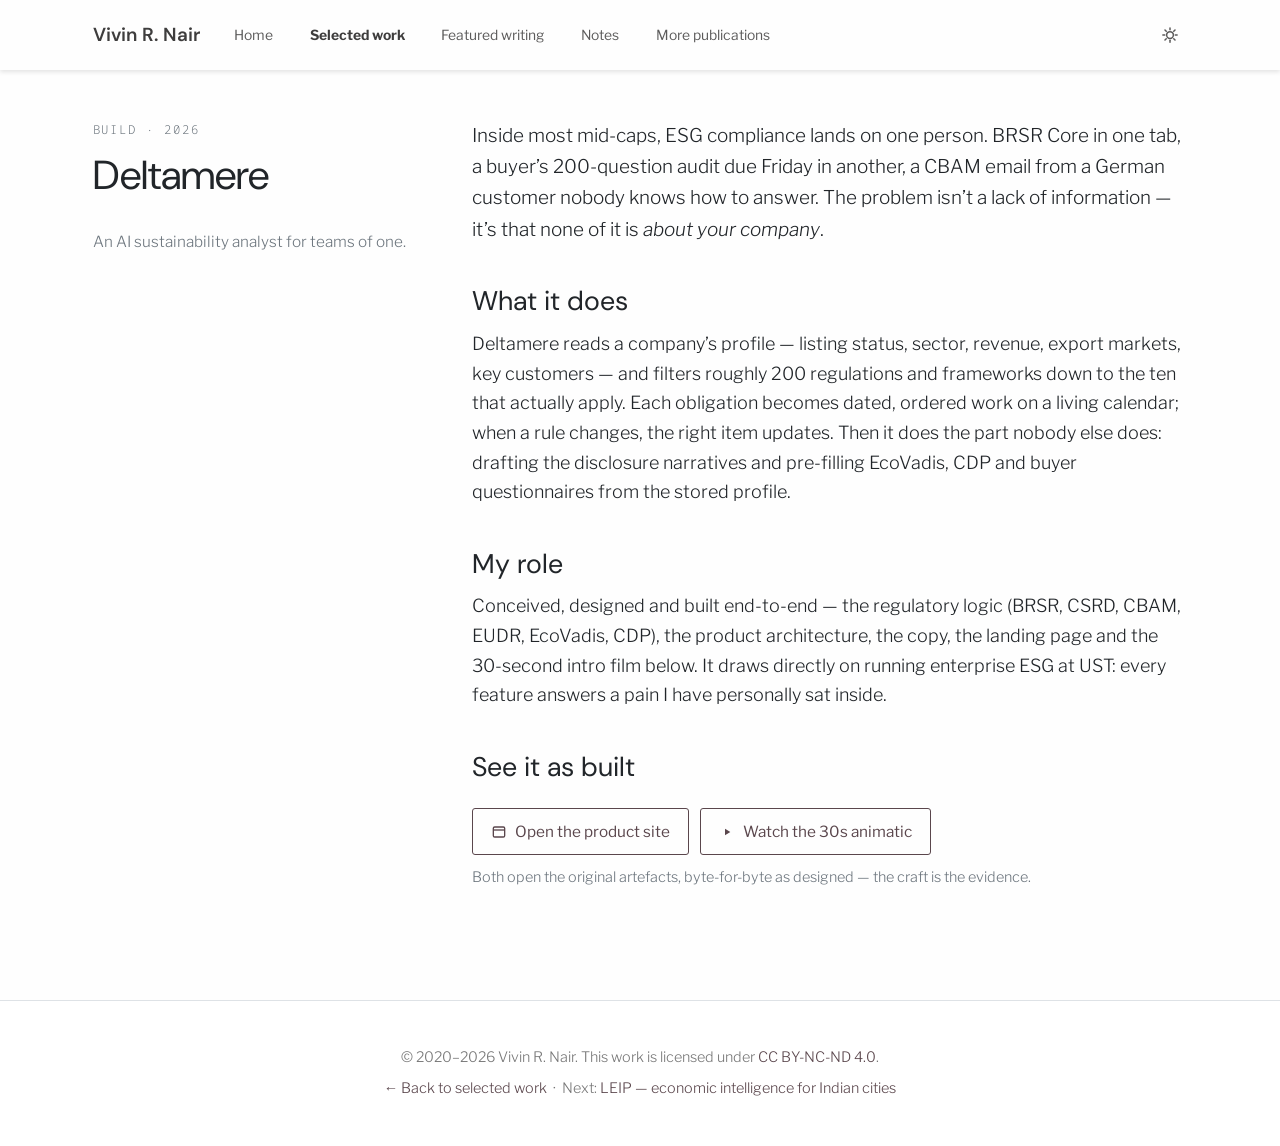
<file: work/deltamere.html>
<!DOCTYPE html>
<html lang="en">
<head>
  <meta charset="utf-8">
  <meta name="viewport" content="width=device-width, initial-scale=1">
  <title>Deltamere — an AI sustainability analyst | Vivin R. Nair</title>
  <meta name="description" content="Case study: Deltamere, an AI sustainability analyst for small ESG and compliance teams, conceived, designed and built end-to-end by Vivin R. Nair.">
  <link rel="preconnect" href="https://fonts.googleapis.com">
  <link rel="preconnect" href="https://fonts.gstatic.com" crossorigin>
  <link rel="stylesheet" href="https://fonts.googleapis.com/css2?family=Libre+Franklin:wght@300;600&family=DM+Sans:wght@300;400;600&family=Noto+Sans+Mono:wght@300&display=swap">
  <link rel="stylesheet" href="../css/style.css">
  <script>
    (function () {
      var t = 'auto';
      try { t = localStorage.getItem('site-theme') || 'auto'; } catch (e) {}
      var dark = t === 'dark' || (t === 'auto' && matchMedia('(prefers-color-scheme: dark)').matches);
      document.documentElement.setAttribute('data-theme', dark ? 'dark' : 'light');
    })();
  </script>
</head>
<body>

  <header class="navbar" id="navbar-main">
    <div class="container navbar-inner">
      <a href="../index.html" class="navbar-brand">Vivin R. Nair</a>

      <button class="nav-toggle" id="nav-toggle" aria-label="Toggle navigation" aria-expanded="false">
        <span></span><span></span><span></span>
      </button>

      <nav class="navbar-nav" id="navbar-nav">
        <ul class="nav-links">
          <li><a href="../index.html#about" class="nav-link">Home</a></li>
          <li><a href="../index.html#projects" class="nav-link active">Selected work</a></li>
          <li><a href="../index.html#featured-publications" class="nav-link">Featured writing</a></li>
          <li><a href="../index.html#posts" class="nav-link">Notes</a></li>
          <li><a href="../index.html#other-publications" class="nav-link">More publications</a></li>
        </ul>

        <div class="nav-tools">
          <div class="theme-menu">
            <button class="icon-btn" id="theme-toggle" aria-label="Display preferences" title="Display preferences">
              <svg viewBox="0 0 24 24" width="18" height="18"><circle cx="12" cy="12" r="4.5" fill="none" stroke="currentColor" stroke-width="2"/><g stroke="currentColor" stroke-width="2" stroke-linecap="round"><line x1="12" y1="2.5" x2="12" y2="5"/><line x1="12" y1="19" x2="12" y2="21.5"/><line x1="2.5" y1="12" x2="5" y2="12"/><line x1="19" y1="12" x2="21.5" y2="12"/><line x1="5.3" y1="5.3" x2="7" y2="7"/><line x1="17" y1="17" x2="18.7" y2="18.7"/><line x1="5.3" y1="18.7" x2="7" y2="17"/><line x1="17" y1="7" x2="18.7" y2="5.3"/></g></svg>
            </button>
            <div class="theme-dropdown" id="theme-dropdown" hidden>
              <button data-theme-choice="light">Light</button>
              <button data-theme-choice="dark">Dark</button>
              <button data-theme-choice="auto">Automatic</button>
            </div>
          </div>
        </div>
      </nav>
    </div>
  </header>

  <main>
    <section class="home-section">
      <div class="container section-grid">
        <div>
          <p class="case-kicker">Build &middot; 2026</p>
          <h1 class="section-heading">Deltamere</h1>
          <p class="section-sub">An AI sustainability analyst for teams of one.</p>
        </div>

        <div>
          <p class="case-lede">
            Inside most mid-caps, ESG compliance lands on one person. BRSR Core in one tab,
            a buyer&rsquo;s 200-question audit due Friday in another, a CBAM email from a German
            customer nobody knows how to answer. The problem isn&rsquo;t a lack of information &mdash;
            it&rsquo;s that none of it is <em>about your company</em>.
          </p>

          <div class="case-block">
            <h2>What it does</h2>
            <p class="bio">
              Deltamere reads a company&rsquo;s profile &mdash; listing status, sector, revenue, export
              markets, key customers &mdash; and filters roughly 200 regulations and frameworks down
              to the ten that actually apply. Each obligation becomes dated, ordered work on a
              living calendar; when a rule changes, the right item updates. Then it does the part
              nobody else does: drafting the disclosure narratives and pre-filling EcoVadis, CDP
              and buyer questionnaires from the stored profile.
            </p>
          </div>

          <div class="case-block">
            <h2>My role</h2>
            <p class="bio">
              Conceived, designed and built end-to-end &mdash; the regulatory logic (BRSR, CSRD, CBAM,
              EUDR, EcoVadis, CDP), the product architecture, the copy, the landing page and the
              30-second intro film below. It draws directly on running enterprise ESG at UST:
              every feature answers a pain I have personally sat inside.
            </p>
          </div>

          <div class="case-block">
            <h2>See it as built</h2>
            <div class="case-actions">
              <a class="btn btn-outline btn-lg" href="../deltamere/index.html"><svg viewBox="0 0 24 24"><rect x="3.5" y="4.5" width="17" height="15" rx="2" fill="none" stroke="currentColor" stroke-width="2"/><line x1="3.5" y1="9" x2="20.5" y2="9" stroke="currentColor" stroke-width="2"/></svg>Open the product site</a>
              <a class="btn btn-outline btn-lg" href="../deltamere/animatic.html"><svg viewBox="0 0 24 24"><polygon points="9,7 17,12 9,17" fill="currentColor"/></svg>Watch the 30s animatic</a>
            </div>
            <p class="case-note">Both open the original artefacts, byte-for-byte as designed &mdash; the craft is the evidence.</p>
            <!-- VERIFY: public status — if deltamere.io is live, add a third button linking out. -->
          </div>
        </div>
      </div>
    </section>
  </main>

  <footer class="site-footer">
    <div class="container">
      <p>&copy; 2020&ndash;2026 Vivin R. Nair. This work is licensed under <a href="https://creativecommons.org/licenses/by-nc-nd/4.0/">CC BY-NC-ND 4.0</a>.</p>
      <p><a href="../index.html#projects">&larr; Back to selected work</a> &nbsp;&middot;&nbsp; Next: <a href="leip.html">LEIP &mdash; economic intelligence for Indian cities</a></p>
    </div>
  </footer>

  <script src="../js/main.js"></script>
</body>
</html>
</file>
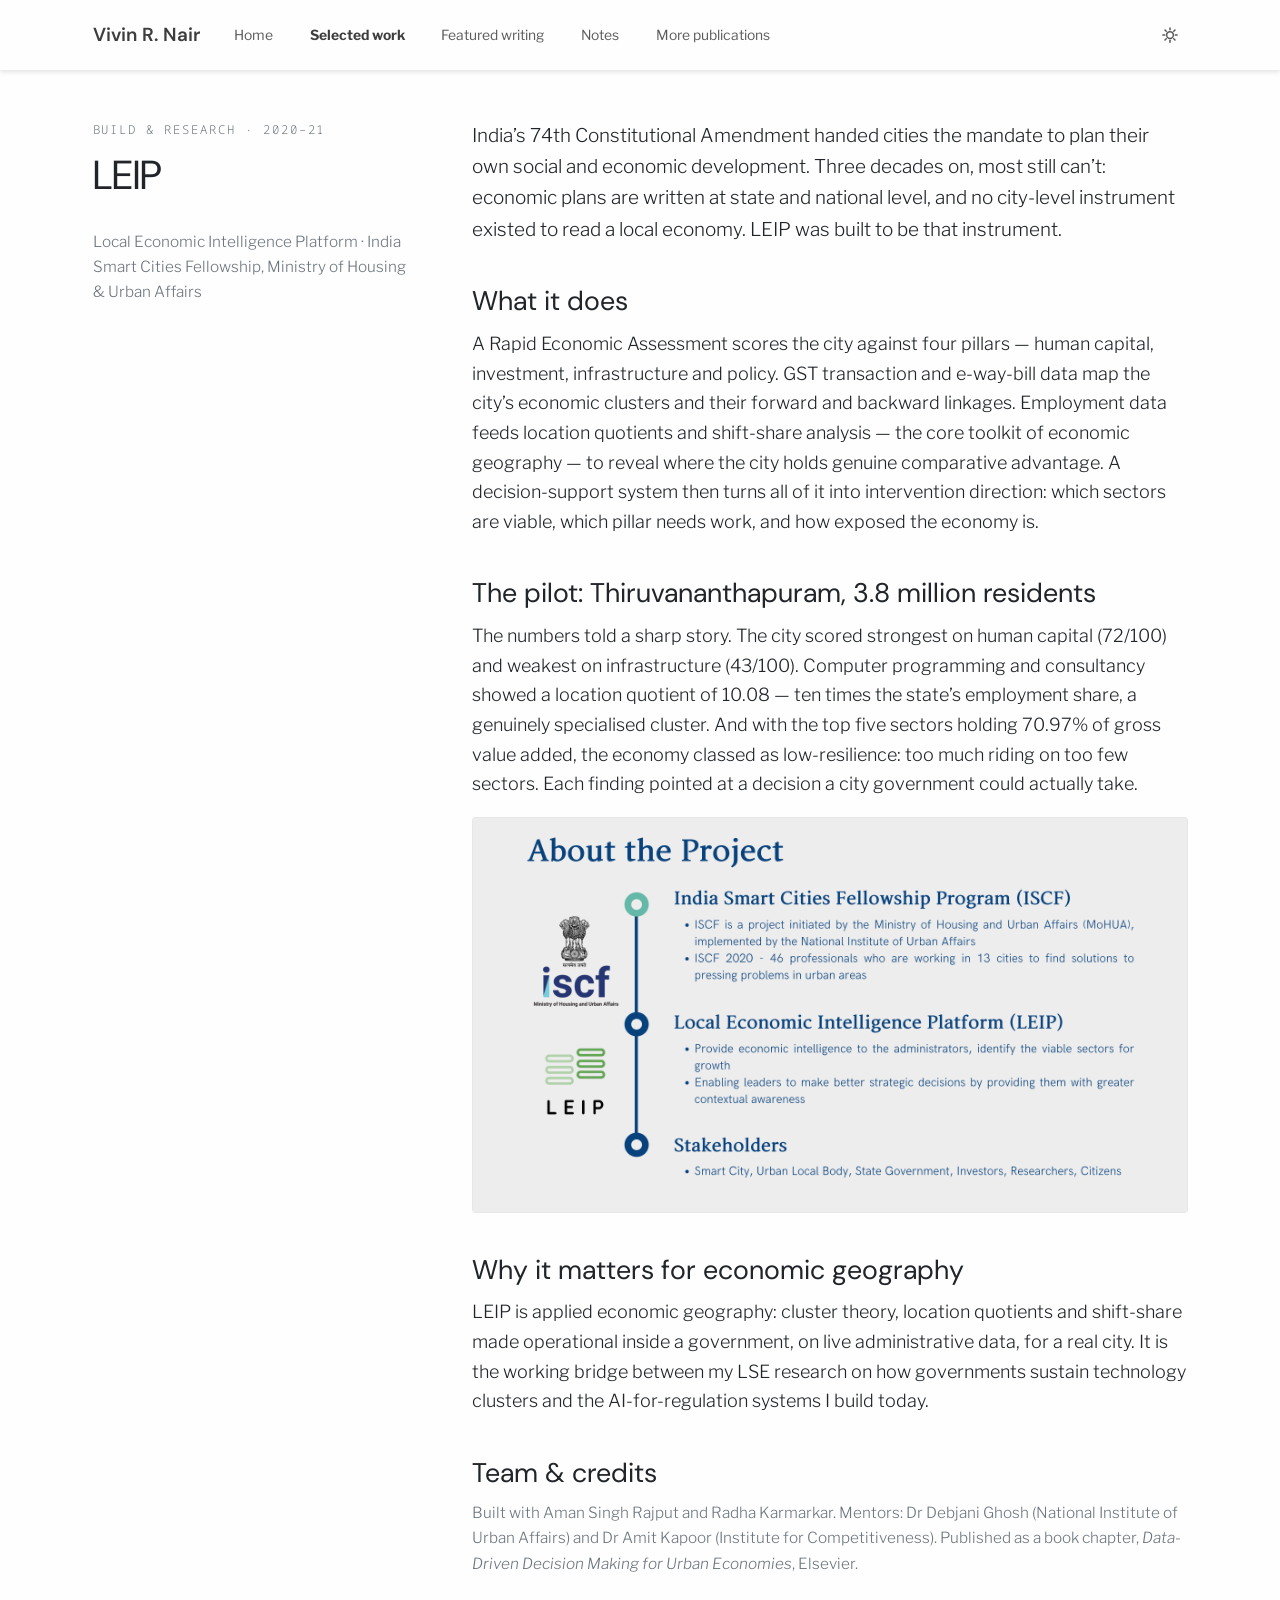
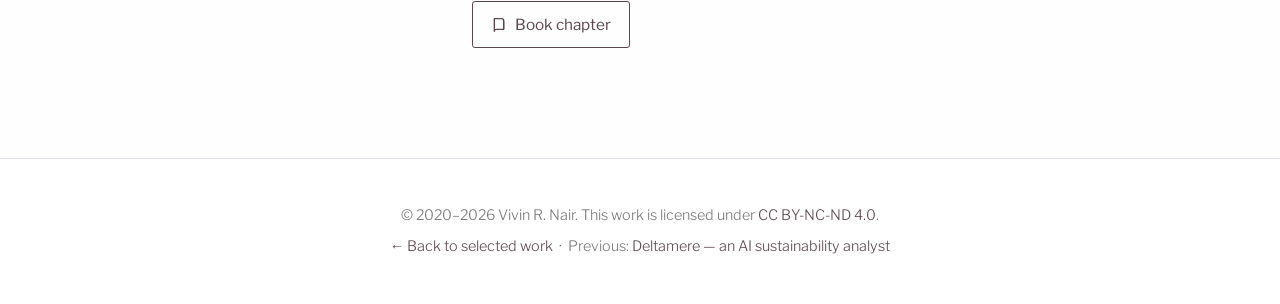
<file: work/leip.html>
<!DOCTYPE html>
<html lang="en">
<head>
  <meta charset="utf-8">
  <meta name="viewport" content="width=device-width, initial-scale=1">
  <title>LEIP — economic intelligence for Indian cities | Vivin R. Nair</title>
  <meta name="description" content="Case study: the Local Economic Intelligence Platform (LEIP), built under the India Smart Cities Fellowship — cluster mapping, location quotients, shift-share analysis and a decision-support system, piloted in Thiruvananthapuram.">
  <link rel="preconnect" href="https://fonts.googleapis.com">
  <link rel="preconnect" href="https://fonts.gstatic.com" crossorigin>
  <link rel="stylesheet" href="https://fonts.googleapis.com/css2?family=Libre+Franklin:wght@300;600&family=DM+Sans:wght@300;400;600&family=Noto+Sans+Mono:wght@300&display=swap">
  <link rel="stylesheet" href="../css/style.css">
  <script>
    (function () {
      var t = 'auto';
      try { t = localStorage.getItem('site-theme') || 'auto'; } catch (e) {}
      var dark = t === 'dark' || (t === 'auto' && matchMedia('(prefers-color-scheme: dark)').matches);
      document.documentElement.setAttribute('data-theme', dark ? 'dark' : 'light');
    })();
  </script>
</head>
<body>

  <header class="navbar" id="navbar-main">
    <div class="container navbar-inner">
      <a href="../index.html" class="navbar-brand">Vivin R. Nair</a>

      <button class="nav-toggle" id="nav-toggle" aria-label="Toggle navigation" aria-expanded="false">
        <span></span><span></span><span></span>
      </button>

      <nav class="navbar-nav" id="navbar-nav">
        <ul class="nav-links">
          <li><a href="../index.html#about" class="nav-link">Home</a></li>
          <li><a href="../index.html#projects" class="nav-link active">Selected work</a></li>
          <li><a href="../index.html#featured-publications" class="nav-link">Featured writing</a></li>
          <li><a href="../index.html#posts" class="nav-link">Notes</a></li>
          <li><a href="../index.html#other-publications" class="nav-link">More publications</a></li>
        </ul>

        <div class="nav-tools">
          <div class="theme-menu">
            <button class="icon-btn" id="theme-toggle" aria-label="Display preferences" title="Display preferences">
              <svg viewBox="0 0 24 24" width="18" height="18"><circle cx="12" cy="12" r="4.5" fill="none" stroke="currentColor" stroke-width="2"/><g stroke="currentColor" stroke-width="2" stroke-linecap="round"><line x1="12" y1="2.5" x2="12" y2="5"/><line x1="12" y1="19" x2="12" y2="21.5"/><line x1="2.5" y1="12" x2="5" y2="12"/><line x1="19" y1="12" x2="21.5" y2="12"/><line x1="5.3" y1="5.3" x2="7" y2="7"/><line x1="17" y1="17" x2="18.7" y2="18.7"/><line x1="5.3" y1="18.7" x2="7" y2="17"/><line x1="17" y1="7" x2="18.7" y2="5.3"/></g></svg>
            </button>
            <div class="theme-dropdown" id="theme-dropdown" hidden>
              <button data-theme-choice="light">Light</button>
              <button data-theme-choice="dark">Dark</button>
              <button data-theme-choice="auto">Automatic</button>
            </div>
          </div>
        </div>
      </nav>
    </div>
  </header>

  <main>
    <section class="home-section">
      <div class="container section-grid">
        <div>
          <p class="case-kicker">Build &amp; research &middot; 2020&ndash;21</p>
          <h1 class="section-heading">LEIP</h1>
          <p class="section-sub">Local Economic Intelligence Platform &middot; India Smart Cities Fellowship, Ministry of Housing &amp; Urban Affairs</p>
        </div>

        <div>
          <p class="case-lede">
            India&rsquo;s 74th Constitutional Amendment handed cities the mandate to plan their own
            social and economic development. Three decades on, most still can&rsquo;t: economic plans
            are written at state and national level, and no city-level instrument existed to read
            a local economy. LEIP was built to be that instrument.
          </p>

          <div class="case-block">
            <h2>What it does</h2>
            <p class="bio">
              A Rapid Economic Assessment scores the city against four pillars &mdash; human capital,
              investment, infrastructure and policy. GST transaction and e-way-bill data map the
              city&rsquo;s economic clusters and their forward and backward linkages. Employment data
              feeds location quotients and shift-share analysis &mdash; the core toolkit of economic
              geography &mdash; to reveal where the city holds genuine comparative advantage. A
              decision-support system then turns all of it into intervention direction: which
              sectors are viable, which pillar needs work, and how exposed the economy is.
            </p>
          </div>

          <div class="case-block">
            <h2>The pilot: Thiruvananthapuram, 3.8 million residents</h2>
            <p class="bio">
              The numbers told a sharp story. The city scored strongest on human capital (72/100)
              and weakest on infrastructure (43/100). Computer programming and consultancy showed
              a location quotient of 10.08 &mdash; ten times the state&rsquo;s employment share, a
              genuinely specialised cluster. And with the top five sectors holding 70.97% of gross
              value added, the economy classed as low-resilience: too much riding on too few
              sectors. Each finding pointed at a decision a city government could actually take.
            </p>
            <!-- TODO-ASSET: replace with real LEIP screenshots (treemap, shift-share quadrants) -->
            <img src="../images/inside_leip.png" alt="LEIP platform charts (screenshots to be added)" style="border: 1px solid var(--card-border); border-radius: 3px; margin-top: 0.5rem;">
          </div>

          <div class="case-block">
            <h2>Why it matters for economic geography</h2>
            <p class="bio">
              LEIP is applied economic geography: cluster theory, location quotients and
              shift-share made operational inside a government, on live administrative data,
              for a real city. It is the working bridge between my LSE research on how
              governments sustain technology clusters and the AI-for-regulation systems I
              build today.
            </p>
          </div>

          <div class="case-block">
            <h2>Team &amp; credits</h2>
            <p class="case-credits">
              Built with Aman Singh Rajput and Radha Karmarkar. Mentors: Dr Debjani Ghosh
              (National Institute of Urban Affairs) and Dr Amit Kapoor (Institute for
              Competitiveness). Published as a book chapter, <em>Data-Driven Decision Making
              for Urban Economies</em>, Elsevier.
            </p>
            <div class="case-actions">
              <a class="btn btn-outline btn-lg" href="https://www.sciencedirect.com/science/chapter/edited-volume/abs/pii/B9780323995030000053"><svg viewBox="0 0 24 24"><path d="M5 4h11a3 3 0 0 1 3 3v13H8a3 3 0 0 0-3 3z" fill="none" stroke="currentColor" stroke-width="2" stroke-linejoin="round"/><path d="M19 20V7" stroke="currentColor" stroke-width="2"/></svg>Book chapter</a>
              <!-- VERIFY: is http://leip.smartcitytvm.in/ still live? If yes, uncomment:
              <a class="btn btn-outline btn-lg" href="http://leip.smartcitytvm.in/">Live platform</a> -->
            </div>
          </div>
        </div>
      </div>
    </section>
  </main>

  <footer class="site-footer">
    <div class="container">
      <p>&copy; 2020&ndash;2026 Vivin R. Nair. This work is licensed under <a href="https://creativecommons.org/licenses/by-nc-nd/4.0/">CC BY-NC-ND 4.0</a>.</p>
      <p><a href="../index.html#projects">&larr; Back to selected work</a> &nbsp;&middot;&nbsp; Previous: <a href="deltamere.html">Deltamere &mdash; an AI sustainability analyst</a></p>
    </div>
  </footer>

  <script src="../js/main.js"></script>
</body>
</html>
</file>
<file: css/style.css>
/* ==========================================================================
   Academic portfolio — placeholder template
   Original stylesheet. Design tokens (colors, fonts, sizes) follow the
   reference site's palette: plum primary, Libre Franklin body text,
   DM Sans headings, charcoal dark mode with cream accents.
   Dark mode is applied with [data-theme="dark"] on <html> (set by
   js/main.js, which also honors the OS preference in "automatic" mode).
   ========================================================================== */

:root {
  --font-body: "Libre Franklin", -apple-system, BlinkMacSystemFont, "Segoe UI", Roboto, Arial, sans-serif;
  --font-head: "DM Sans", -apple-system, BlinkMacSystemFont, "Segoe UI", Roboto, Arial, sans-serif;
  --font-mono: "Noto Sans Mono", SFMono-Regular, Menlo, Consolas, monospace;

  --primary: #5a464c;            /* plum accent: links, buttons */
  --link-hover: #2f2528;
  --btn-hover-bg: #5a464c;
  --btn-hover-text: #fff;

  --bg: #fff;
  --section-bg: #fefefe;
  --card-bg: #fff;
  --card-border: rgba(0, 0, 0, 0.09);
  --card-shadow: 0 1px 4px rgba(0, 0, 0, 0.04);

  --text: #212529;
  --text-muted: #6c757d;
  --heading: #212529;
  --border: #dee2e6;
  --code-bg: #f3f6ee;

  --navbar-bg: #fefefe;
  --navbar-shadow: 0 0.125rem 0.25rem rgba(0, 0, 0, 0.11);
  --navbar-link: rgba(62, 61, 61, 0.85);
  --navbar-link-active: #3e3d3d;
  --footer-text: rgba(0, 0, 0, 0.54);

  --navbar-h: 70px;
}

[data-theme="dark"] {
  --primary: #f3f6ee;            /* cream accent in dark mode */
  --link-hover: #fff;
  --btn-hover-bg: #f3f6ee;
  --btn-hover-text: #2b2a2a;

  --bg: #2b2a2a;
  --section-bg: #2b2a2a;
  --card-bg: #373636;
  --card-border: #555;
  --card-shadow: 0 1px 4px rgba(0, 0, 0, 0.04);

  --text: rgba(255, 255, 255, 0.7);
  --text-muted: rgba(255, 255, 255, 0.54);
  --heading: #fff;
  --border: #555;
  --code-bg: #23252f;

  --navbar-bg: #2b2a2a;
  --navbar-shadow: 0 0.125rem 0.25rem rgba(255, 255, 255, 0.11);
  --navbar-link: rgba(255, 255, 255, 0.75);
  --navbar-link-active: #fff;
  --footer-text: rgba(255, 255, 255, 0.54);
}

* { margin: 0; padding: 0; box-sizing: border-box; }

/* The hidden attribute must win over any display rule below (modals, dropdowns). */
[hidden] { display: none !important; }

html {
  font-size: 13.86px;   /* matches the reference: scales up to 18px at >=58em */
  scroll-padding-top: calc(var(--navbar-h) + 12px);
}

@media screen and (min-width: 58em) {
  html { font-size: 18px; }
}

@media (prefers-reduced-motion: no-preference) {
  html { scroll-behavior: smooth; }
}

body {
  font-family: var(--font-body);
  font-weight: 300;
  font-size: 1rem;
  line-height: 1.65;
  color: var(--text);
  background: var(--bg);
  transition: background 0.25s ease, color 0.25s ease;
}

strong, b { font-weight: 600; }

.container { max-width: 1140px; margin: 0 auto; padding: 0 1.25rem; }

a { color: var(--primary); text-decoration: none; }
a:hover { color: var(--link-hover); text-decoration: underline; }

img { max-width: 100%; display: block; }

h1, h2, h3 {
  font-family: var(--font-head);
  font-weight: 400;
  color: var(--heading);
  line-height: 1.25;
}
h1 { font-size: 2.25rem; }
h2 { font-size: 1.5rem; }
h3 { font-size: 1.25rem; }

pre, code { font-family: var(--font-mono); font-weight: 300; }

/* ==========================================================================
   Navbar
   ========================================================================== */

.navbar {
  position: fixed;
  top: 0; left: 0; right: 0;
  z-index: 100;
  height: var(--navbar-h);
  background: var(--navbar-bg);
  box-shadow: var(--navbar-shadow);
  font-size: 0.77rem;   /* ~13.9px at the 18px base */
}

.navbar-inner { display: flex; align-items: center; height: 100%; gap: 1rem; }

.navbar-brand {
  font-family: var(--font-head);
  font-weight: 600;
  font-size: 1.05rem;
  color: var(--navbar-link-active);
  white-space: nowrap;
}
.navbar-brand:hover { color: var(--navbar-link-active); text-decoration: none; }

.navbar-nav { display: flex; align-items: center; flex: 1; justify-content: space-between; }

.nav-links { display: flex; list-style: none; gap: 0.25rem; }

.nav-link {
  display: block;
  padding: 0.5rem 0.9rem;
  font-weight: 400;
  color: var(--navbar-link);
}
.nav-link:hover { color: var(--navbar-link-active); text-decoration: none; }
.nav-link.active { color: var(--navbar-link-active); font-weight: 700; }

.nav-tools { display: flex; align-items: center; gap: 0.25rem; }

.icon-btn {
  display: inline-flex;
  align-items: center;
  justify-content: center;
  width: 36px; height: 36px;
  border: none;
  border-radius: 4px;
  background: transparent;
  color: var(--navbar-link);
  cursor: pointer;
  font-size: 1rem;
}
.icon-btn:hover { color: var(--navbar-link-active); }

/* Theme dropdown */
.theme-menu { position: relative; }

.theme-dropdown {
  position: absolute;
  right: 0;
  top: calc(100% + 6px);
  min-width: 140px;
  background: var(--card-bg);
  border: 1px solid var(--card-border);
  border-radius: 3px;
  box-shadow: 0 2px 8px rgba(0, 0, 0, 0.15);
  padding: 0.35rem;
  display: flex;
  flex-direction: column;
}
.theme-dropdown button {
  text-align: left;
  padding: 0.45rem 0.7rem;
  border: none;
  background: transparent;
  font-family: var(--font-body);
  color: var(--text);
  font-size: 0.77rem;
  border-radius: 3px;
  cursor: pointer;
}
.theme-dropdown button:hover { background: var(--code-bg); }
.theme-dropdown button.selected { color: var(--heading); font-weight: 700; }

/* Mobile nav toggle */
.nav-toggle {
  display: none;
  flex-direction: column;
  justify-content: center;
  gap: 5px;
  width: 40px; height: 40px;
  margin-left: auto;
  background: transparent;
  border: none;
  cursor: pointer;
}
.nav-toggle span {
  display: block;
  height: 2px;
  width: 22px;
  margin: 0 auto;
  background: var(--navbar-link-active);
  border-radius: 2px;
}

/* ==========================================================================
   Search overlay
   ========================================================================== */

.search-overlay {
  position: fixed;
  inset: 0;
  z-index: 200;
  background: var(--bg);
  padding-top: 15vh;
}
.search-header { display: flex; align-items: center; justify-content: space-between; margin-bottom: 1.5rem; }
.search-input {
  width: 100%;
  padding: 0.9rem 1.1rem;
  font-family: var(--font-body);
  font-size: 1.1rem;
  color: var(--text);
  background: var(--card-bg);
  border: 1px solid var(--border);
  border-radius: 3px;
  outline: none;
}
.search-input:focus { border-color: var(--primary); }
.search-hint { margin-top: 1rem; color: var(--text-muted); font-size: 0.9rem; }

/* ==========================================================================
   Sections
   ========================================================================== */

.home-section { padding: 110px 0; background: var(--section-bg); }
.home-section:first-of-type { padding-top: calc(var(--navbar-h) + 50px); }

/* Section title in a left column, content on the right (stacks on small screens) */
.section-grid {
  display: grid;
  grid-template-columns: 1fr 2.2fr;
  gap: 3rem;
  align-items: start;
}

.section-heading { margin-bottom: 1.5rem; }

/* ==========================================================================
   About / biography
   ========================================================================== */

.about-grid {
  display: grid;
  grid-template-columns: 320px 1fr;
  gap: 3.5rem;
  align-items: start;
}

.about-sidebar { text-align: center; }

.avatar {
  width: 270px;
  height: 270px;
  border-radius: 50%;
  object-fit: cover;
  margin: 0 auto 1.25rem;
}

.person-name { font-size: 1.5rem; margin-bottom: 0.35rem; }
.person-role { font-size: 1rem; color: var(--text-muted); margin-bottom: 0.6rem; }
.person-org { font-size: 0.95rem; margin-bottom: 0.3rem; }
.person-org a { color: var(--text-muted); }
.person-org a:hover { color: var(--primary); }

.social-links {
  list-style: none;
  display: flex;
  justify-content: center;
  gap: 0.4rem;
  margin-top: 1.1rem;
}
.social-links a {
  display: inline-flex;
  align-items: center;
  justify-content: center;
  width: 40px; height: 40px;
  border-radius: 50%;
  color: var(--text);
}
.social-links a:hover { color: var(--primary); }
.social-links i { font-size: 1.15rem; }   /* ~20px, matching the old inline icons */

.greeting { margin-bottom: 1.1rem; }
.bio { margin-bottom: 1rem; }

.cv-grid {
  display: grid;
  grid-template-columns: 1fr 1fr;
  gap: 2.5rem;
  margin-top: 2.25rem;
}

.cv-title { font-size: 1.25rem; margin-bottom: 1rem; }

.cv-list { list-style: none; }
.cv-list li { display: flex; gap: 0.6rem; padding: 0.5rem 0; }
.cv-icon { flex-shrink: 0; margin-top: 0.25rem; color: var(--text); }
.cv-list h3 { font-size: 1rem; font-weight: 600; }
.cv-loc { font-size: 0.9rem; color: var(--text-muted); }

/* ==========================================================================
   Cards (projects, posts, featured publications)
   ========================================================================== */

.card-stack { display: grid; gap: 1.25rem; }

.card {
  background: var(--card-bg);
  border: 1px solid var(--card-border);
  border-radius: 3px;
  box-shadow: var(--card-shadow);
  overflow: hidden;
}

.card-image img { width: 100%; aspect-ratio: 16 / 9; object-fit: cover; }

.card-text { padding: 1.25rem 1.4rem 1.4rem; }
.card-text h2 { font-size: 1.2rem; margin-bottom: 0.5rem; }
.card-text h2 a { color: var(--heading); }
.card-text h2 a:hover { color: var(--primary); text-decoration: none; }
.card-text p { font-size: 0.85rem; color: var(--text); }

.post-date { font-size: 0.8rem; color: var(--text-muted); margin-bottom: 0.5rem; }

/* Research topic cards: icon + title line, italic supervisor line */
.topic-card h2 a { display: inline-flex; align-items: center; gap: 0.55rem; }
.topic-card h2 a svg { flex-shrink: 0; }
.topic-super { font-size: 0.85rem; color: var(--text-muted); }

/* Publications: authors and venue above the title */
.pub-authors { font-size: 0.85rem; color: var(--text); margin-bottom: 0.1rem; }
.pub-authors strong { font-weight: 600; }
.pub-meta { font-size: 0.8rem; color: var(--text-muted); margin-bottom: 0.9rem; }
.pub-card h2 { margin-bottom: 0.6rem; }
.pub-abstract { font-size: 0.85rem; color: var(--text); margin-bottom: 1rem; }

.pub-links { display: flex; flex-wrap: wrap; gap: 0.45rem; }

.btn {
  display: inline-flex;
  align-items: center;
  font-family: var(--font-body);
  font-weight: 400;
  border-radius: 3px;
  cursor: pointer;
  text-decoration: none;
  transition: color 0.15s ease, background-color 0.15s ease;
}
.btn:hover { text-decoration: none; }

.btn-outline {
  color: var(--primary);
  background: transparent;
  border: 1px solid var(--primary);
}
.btn-outline:hover { color: var(--btn-hover-text); background: var(--btn-hover-bg); }

.btn-sm { font-size: 0.72rem; padding: 0.25rem 0.55rem; gap: 0.3rem; }
.btn-sm svg { width: 13px; height: 13px; flex-shrink: 0; }

/* Other publications: citation list */
.pub-list { list-style: none; }
.pub-list-item { padding: 1.25rem 0; border-bottom: 1px solid var(--border); }
.pub-list-item:first-child { padding-top: 0; }
.citation { font-size: 0.9rem; margin-bottom: 0.7rem; }

/* ==========================================================================
   Cite modal
   ========================================================================== */

.modal-backdrop {
  position: fixed;
  inset: 0;
  z-index: 300;
  background: rgba(0, 0, 0, 0.55);
  display: flex;
  align-items: center;
  justify-content: center;
  padding: 1.25rem;
}
.modal {
  width: 100%;
  max-width: 620px;
  background: var(--card-bg);
  border: 1px solid var(--card-border);
  border-radius: 3px;
  padding: 1.4rem;
}
.modal-header { display: flex; align-items: center; justify-content: space-between; margin-bottom: 1rem; }
.modal-header h2 { font-size: 1.2rem; }
.cite-text {
  background: var(--code-bg);
  border: 1px solid var(--card-border);
  border-radius: 3px;
  padding: 1rem;
  font-size: 0.75rem;
  line-height: 1.5;
  overflow-x: auto;
  color: var(--text);
}
.modal-footer { display: flex; gap: 0.5rem; margin-top: 1rem; justify-content: flex-end; }

/* ==========================================================================
   Footer
   ========================================================================== */

.site-footer {
  padding: 2.5rem 0;
  border-top: 1px solid var(--border);
  text-align: center;
  font-size: 0.8rem;
  color: var(--footer-text);
}
.site-footer p + p { margin-top: 0.4rem; }

/* ==========================================================================
   Responsive
   ========================================================================== */

@media (max-width: 960px) {
  .about-grid { grid-template-columns: 1fr; gap: 2.5rem; }
  .section-grid { grid-template-columns: 1fr; gap: 0; }
}

@media (max-width: 768px) {
  .nav-toggle { display: flex; }

  .navbar-nav {
    display: none;
    position: absolute;
    top: var(--navbar-h);
    left: 0; right: 0;
    flex-direction: column;
    align-items: stretch;
    background: var(--navbar-bg);
    border-bottom: 1px solid var(--border);
    box-shadow: var(--navbar-shadow);
    padding: 0.75rem 1.25rem 1rem;
  }
  .navbar-nav.open { display: flex; }
  .nav-links { flex-direction: column; gap: 0; }
  .nav-link { padding: 0.6rem 0.25rem; }
  .nav-tools { margin-top: 0.5rem; }

  .cv-grid { grid-template-columns: 1fr; gap: 2rem; }
  .home-section { padding: 60px 0; }
  .home-section:first-of-type { padding-top: calc(var(--navbar-h) + 40px); }
  h1 { font-size: 1.8rem; }
  .avatar { width: 220px; height: 220px; }
}

/* ==========================================================================
   ADDITIONS (July 2026) — everything below extends the original template.
   Nothing above this line was modified. New pieces: the Selected-work
   horizontal scroller, media/motif card headers, section sub-line, and a
   larger button size for case-study pages.
   ========================================================================== */

/* One-line intro under a section heading (left column) */
.section-sub { font-size: 0.85rem; color: var(--text-muted); }

/* --- Selected work: horizontal scroller ---------------------------------- */

.work-scroller-wrap { min-width: 0; }   /* lets the grid column shrink so overflow works */

.scroller-nav { display: flex; gap: 0.4rem; justify-content: flex-end; margin-bottom: 0.8rem; }

.scroller-btn {
  display: inline-flex;
  align-items: center;
  justify-content: center;
  width: 34px; height: 34px;
  border: 1px solid var(--primary);
  border-radius: 3px;
  background: transparent;
  color: var(--primary);
  cursor: pointer;
  transition: color 0.15s ease, background-color 0.15s ease, opacity 0.15s ease;
}
.scroller-btn:hover:not(:disabled) { background: var(--btn-hover-bg); color: var(--btn-hover-text); }
.scroller-btn:disabled { opacity: 0.35; cursor: default; }

.work-scroller {
  display: grid;
  grid-auto-flow: column;
  grid-auto-columns: min(320px, 84%);
  gap: 1.1rem;
  overflow-x: auto;
  scroll-snap-type: x mandatory;
  padding: 2px 2px 0.9rem;              /* room for card shadows + scrollbar */
  scrollbar-width: thin;
  -webkit-overflow-scrolling: touch;
}
.work-scroller:focus-visible { outline: 2px solid var(--primary); outline-offset: 4px; }

.work-card { scroll-snap-align: start; display: flex; flex-direction: column; }
.work-card .card-text { display: flex; flex-direction: column; flex: 1; }
.work-card .card-text p { margin-bottom: 0; }

/* Kicker label: what kind of work this box is (mono, quiet) */
.work-kicker {
  font-family: var(--font-mono);
  font-size: 0.62rem;
  letter-spacing: 0.16em;
  text-transform: uppercase;
  color: var(--text-muted);
  margin-bottom: 0.4rem;
}

/* Link row pinned to the card's bottom edge so card heights stay even */
.work-links { display: flex; flex-wrap: wrap; gap: 0.45rem; margin-top: auto; padding-top: 0.9rem; }

/* Icon-motif header for boxes without a photo/screenshot (matches 16:9 media) */
.card-motif {
  aspect-ratio: 16 / 9;
  display: grid;
  place-items: center;
  background: var(--code-bg);
  color: var(--primary);
  border-bottom: 1px solid var(--card-border);
  font-size: 2.3rem;   /* sizes the Font Awesome motif icon (~42px) */
}

@media (prefers-reduced-motion: reduce) {
  .work-scroller { scroll-behavior: auto; }
}

/* --- Case-study pages ----------------------------------------------------- */

.btn-lg { font-size: 0.85rem; padding: 0.55rem 1rem; gap: 0.45rem; }
.btn-lg svg { width: 16px; height: 16px; flex-shrink: 0; }

.case-kicker {
  font-family: var(--font-mono);
  font-size: 0.68rem;
  letter-spacing: 0.16em;
  text-transform: uppercase;
  color: var(--text-muted);
  margin-bottom: 0.6rem;
}
.case-lede { font-size: 1.05rem; margin-bottom: 1rem; }
.case-block { margin-top: 2.2rem; }
.case-block h2 { margin-bottom: 0.6rem; }
.case-actions { display: flex; flex-wrap: wrap; gap: 0.6rem; margin-top: 1.4rem; }
.case-note { font-size: 0.8rem; color: var(--text-muted); margin-top: 0.6rem; }
.case-credits { font-size: 0.85rem; color: var(--text-muted); }
</file>
